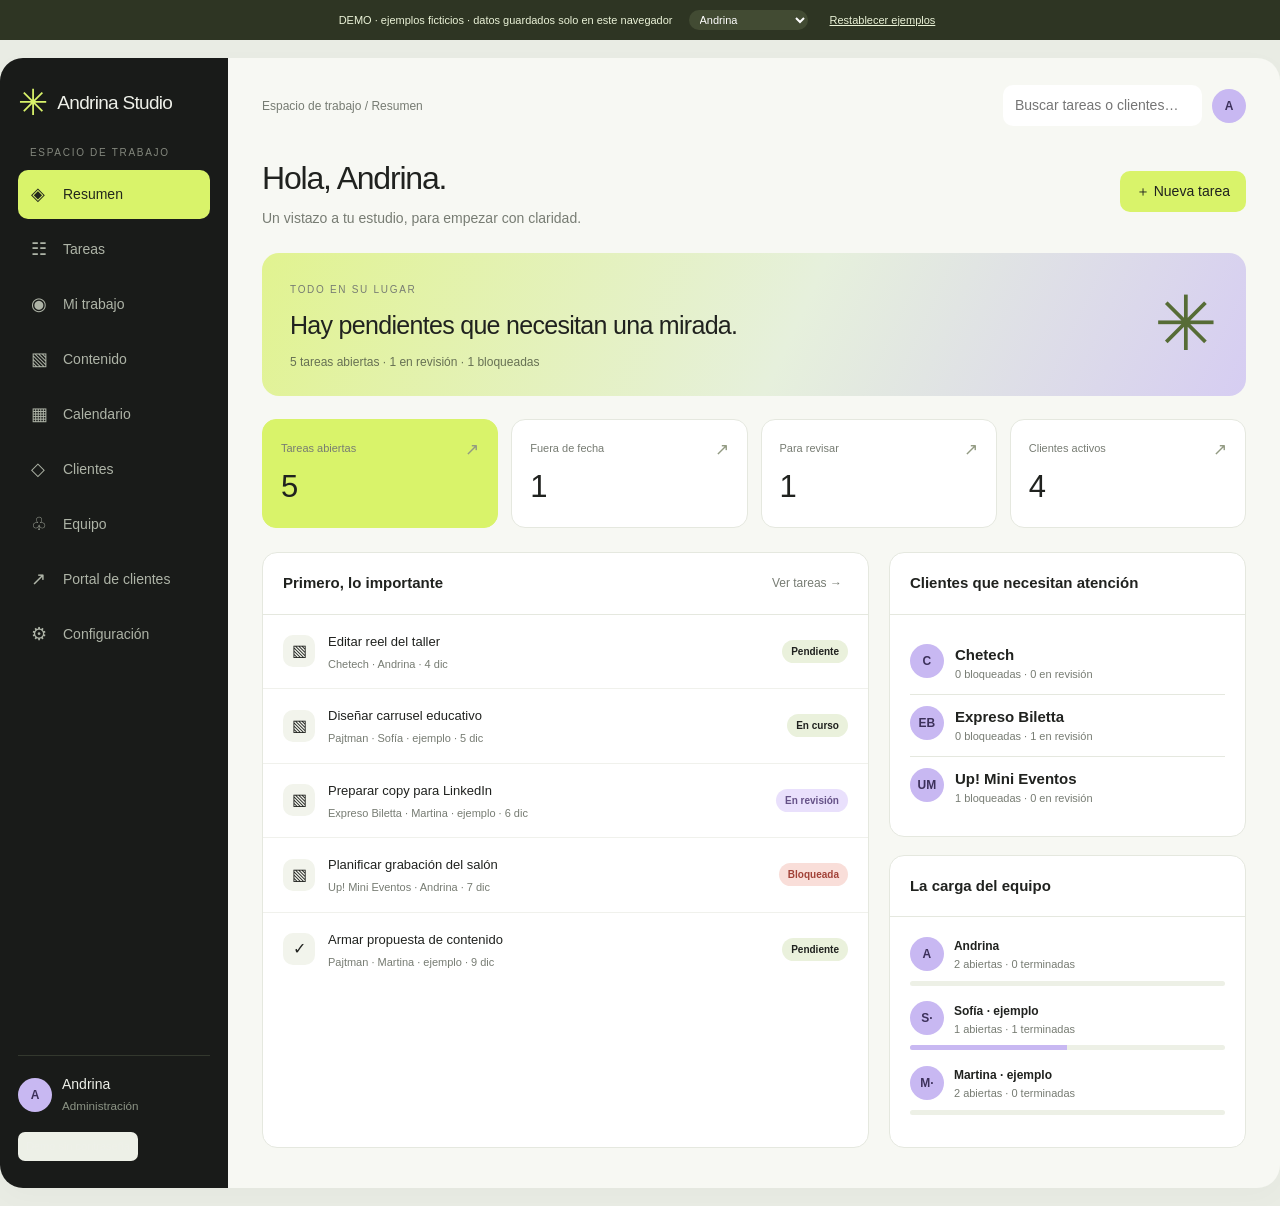
<file: Demo-CRM-Andrina.html>
<!doctype html><html lang="es-AR"><head><meta charset="utf-8"><meta name="viewport" content="width=device-width,initial-scale=1"><meta name="color-scheme" content="light"><title>Andrina · Operaciones</title><link rel="icon" href="data:image/svg+xml,%3Csvg xmlns='http://www.w3.org/2000/svg' viewBox='0 0 40 40'%3E%3Crect width='40' height='40' rx='12' fill='%23191a19'/%3E%3Ctext x='20' y='30' font-size='32' text-anchor='middle' fill='%23d9f36a'%3E✳%3C/text%3E%3C/svg%3E"><style>:root{--lime:#d9f36a;--lav:#c8b8f2;--ink:#20221f;--muted:#777c73;--paper:#f7f8f3;--line:#e5e8df;--font:'DM Sans',sans-serif}*{box-sizing:border-box}body{margin:0;background:#e9ece4;color:var(--ink);font:14px var(--font);line-height:1.5}button,input,textarea,select{font:inherit}button,a,input,select,textarea{outline-offset:4px}button{cursor:pointer;border:0;background:none;color:inherit}a{color:inherit}button:disabled{cursor:not-allowed;opacity:.5}input,textarea,select{border:1px solid var(--line);border-radius:10px;padding:10px 12px;width:100%;background:white;color:var(--ink)}textarea{resize:vertical;min-height:95px}label{display:block;font-size:12px;font-weight:600;margin:14px 0 6px}h1,h2,h3,p{margin:0}h1{font-size:32px;font-weight:500;letter-spacing:-1.2px}h2{font-size:20px;font-weight:500}h3{font-size:15px;font-weight:600}.shell{display:grid;grid-template-columns:228px minmax(0,1fr);max-width:1720px;margin:18px auto;min-height:calc(100vh - 36px);border-radius:23px;overflow:hidden;background:var(--paper);box-shadow:0 8px 30px #00000006}.sidebar{background:#191b19;color:#eef0e9;padding:27px 18px;display:flex;flex-direction:column;gap:24px}.brand{display:flex;align-items:center;gap:10px;font-size:19px;letter-spacing:-.7px}.symbol{color:var(--lime);font-size:36px;line-height:1}.eyebrow{font-size:10px;letter-spacing:1.7px;text-transform:uppercase;color:var(--muted)}.sidebar .eyebrow{color:#83877d;margin:0 12px 10px}.nav{display:grid;gap:6px}.nav button{text-align:left;padding:11px 13px;border-radius:10px;color:#aeb4a7;display:flex;align-items:center;gap:10px}.nav button.active{background:var(--lime);color:#23281c}.nav button:hover:not(.active){background:#292d27;color:white}.nav .ico{width:22px;font-size:18px}.side-bottom{margin-top:auto;border-top:1px solid #33382e;padding-top:18px}.person{display:flex;gap:10px;align-items:center}.avatar{height:34px;width:34px;background:var(--lav);border-radius:50%;display:inline-flex;align-items:center;justify-content:center;flex-shrink:0;font-weight:600;color:#3d315b;font-size:12px;overflow:hidden}.avatar img{width:100%;height:100%;object-fit:cover}.person small{color:#8c9485}.main{padding:27px 34px 40px;min-width:0}.topbar{display:flex;justify-content:space-between;align-items:center;margin-bottom:28px;gap:14px}.breadcrumb{font-size:12px;color:var(--muted)}.toolbar{display:flex;align-items:center;gap:10px}.search{max-width:265px;background:#fff;border:0}.btn{display:inline-flex;justify-content:center;align-items:center;gap:7px;background:var(--ink);color:white;border-radius:10px;padding:10px 16px;white-space:nowrap}.btn.lime{background:var(--lime);color:var(--ink)}.btn.soft{background:white;color:var(--ink);border:1px solid var(--line)}.btn.danger{background:#fbe7e2;color:#a84132}.welcome{display:flex;justify-content:space-between;align-items:center;margin-bottom:24px;gap:20px}.welcome p{color:var(--muted);margin-top:6px}.badge{display:inline-flex;align-items:center;padding:4px 9px;border-radius:20px;font-size:10px;font-weight:600;background:#eaf1dc;white-space:nowrap}.badge.purple{background:#e9e0fc;color:#655187}.badge.orange{background:#fff0d8;color:#a8732d}.badge.red{background:#f9ded9;color:#a24238}.badge.gray{background:#ebede7;color:#79806f}.hero{background:linear-gradient(115deg,#e1f390,#e6f0dc 54%,#d6cdf2);border-radius:17px;padding:25px 28px;display:flex;justify-content:space-between;align-items:center;gap:20px;margin-bottom:23px;min-height:140px}.hero h2{font-size:25px;letter-spacing:-.7px;margin:8px 0}.hero p{font-size:12px;color:#677154}.hero-mark{font-size:76px;color:#566c36;line-height:1}.stats{display:grid;grid-template-columns:repeat(4,1fr);gap:13px;margin-bottom:24px}.stat{background:white;border:1px solid var(--line);border-radius:14px;padding:17px 18px;text-align:left}.stat small{color:var(--muted);font-size:11px}.stat strong{display:block;font-size:31px;font-weight:500;margin-top:6px}.stat em{float:right;font-style:normal;font-size:17px;color:#929a82}.stat:first-child{background:var(--lime);border-color:var(--lime)}.dashboard-grid{display:grid;grid-template-columns:minmax(0,1.7fr) minmax(260px,1fr);gap:20px}.panel{background:white;border:1px solid var(--line);border-radius:15px;overflow:hidden}.panel-head{display:flex;justify-content:space-between;align-items:center;padding:19px 20px;border-bottom:1px solid var(--line);gap:10px}.panel-body{padding:18px 20px}.task-row{display:flex;align-items:center;padding:16px 20px;border-bottom:1px solid #f0f1ec;gap:13px;width:100%;text-align:left}.task-row:hover{background:#fbfcf6}.task-row:last-child{border-bottom:0}.task-row .info{flex:1;min-width:0}.task-row strong{font-size:13px;font-weight:500}.task-row small{display:block;color:var(--muted);font-size:11px;margin-top:4px}.square{width:32px;height:32px;border-radius:10px;background:#f2f4ec;display:grid;place-items:center;font-size:16px;flex-shrink:0}.side-stack{display:grid;gap:18px;align-content:start}.attention{display:flex;gap:11px;padding:11px 0;border-bottom:1px solid var(--line)}.attention:last-child{border:0}.attention p{font-size:11px;color:var(--muted)}.progress{height:5px;border-radius:3px;background:#edf0e6;overflow:hidden;margin:8px 0}.progress span{height:100%;display:block;background:var(--lav)}.filters{display:flex;gap:9px;align-items:center;margin:0 0 20px;flex-wrap:wrap}.filters select{width:auto;min-width:150px}.toggle{display:flex;border:1px solid var(--line);background:white;padding:4px;border-radius:10px}.toggle button{padding:5px 12px;border-radius:7px;font-size:12px}.toggle button.active{background:var(--lime)}.board{display:grid;grid-template-columns:repeat(5,minmax(210px,1fr));gap:13px;overflow-x:auto;padding-bottom:10px}.column{background:#edf0e8;border-radius:13px;padding:12px;min-height:400px}.column-head{display:flex;justify-content:space-between;font-size:11px;font-weight:600;padding:5px 3px 14px}.card{display:block;text-align:left;width:100%;background:white;border:1px solid #e3e7da;border-radius:12px;padding:15px;margin-bottom:10px}.card:hover{border-color:#a0ab80;transform:translateY(-1px)}.card .client{font-size:10px;color:var(--muted);margin:9px 0 4px}.card h3{font-size:13px;font-weight:500;margin-bottom:15px}.card-footer{display:flex;align-items:center;justify-content:space-between;gap:7px;font-size:10px;color:var(--muted)}.card .avatar{height:24px;width:24px;font-size:9px}.cards{display:grid;grid-template-columns:repeat(3,1fr);gap:18px}.client-card{padding:22px;display:flex;flex-direction:column;gap:13px;text-align:left}.client-card .avatar{width:46px;height:46px;font-size:17px}.client-card p{font-size:12px;color:var(--muted)}.empty{padding:35px;text-align:center;color:var(--muted);font-size:13px}.table-wrap{overflow:auto}table{border-collapse:collapse;width:100%;font-size:12px}th{text-align:left;color:var(--muted);font-weight:500;background:#fafbf7}td,th{padding:15px 18px;border-bottom:1px solid var(--line);white-space:nowrap}tbody tr{cursor:pointer}tbody tr:hover{background:#f9fbf3}.cal-top{display:flex;justify-content:space-between;align-items:center;margin-bottom:18px}.calendar{display:grid;grid-template-columns:repeat(7,minmax(0,1fr));gap:1px;background:var(--line);border:1px solid var(--line);border-radius:13px;overflow:hidden}.day-label{background:white;text-align:center;padding:12px;font-size:11px;color:var(--muted)}.day{min-height:130px;padding:10px;background:#fff;min-width:0}.day.out{background:#f2f4ed}.day.today .date-num{background:var(--lime);border-radius:50%;padding:5px 8px}.date-num{font-size:11px;display:inline-block;margin-bottom:7px}.cal-task{padding:7px;border-radius:7px;margin:5px 0;width:100%;text-align:left;font-size:10px;background:#eae2fa;overflow:hidden;text-overflow:ellipsis}.cal-task.task{background:#eaf1d1}.cal-task small{display:block;color:#777b70}.demo-bar{background:#2e3523;color:#eaf2d7;padding:10px 18px;display:flex;justify-content:center;align-items:center;gap:16px;font-size:11px;flex-wrap:wrap}.demo-bar select{width:auto;padding:3px 7px;background:#424b33;border:0;color:white;font-size:11px}.demo-bar button{text-decoration:underline}.portal-placeholder{background:linear-gradient(130deg,#e9e0fb,#eef3de);padding:55px;border-radius:18px;max-width:750px;margin:30px auto}.portal-placeholder h2{font-size:30px;margin:15px 0}.portal-placeholder p{max-width:530px;color:#6e7566;line-height:1.8}.settings{max-width:760px}.form-grid{display:grid;grid-template-columns:1fr 1fr;gap:0 18px}.full{grid-column:1/-1}.actions{display:flex;gap:9px;align-items:center;justify-content:flex-end;margin-top:23px;flex-wrap:wrap}.muted{color:var(--muted);font-size:12px}.danger-text{color:#a24238}.member{padding:20px;display:flex;gap:12px;align-items:center}.member .info{flex:1}.load{font-size:11px;color:var(--muted)}dialog{border:1px solid var(--line);border-radius:18px;padding:0;width:min(840px,94vw);max-height:90vh;box-shadow:0 20px 100px #0004;color:var(--ink);background:var(--paper)}dialog::backdrop{background:#141b1680;backdrop-filter:blur(4px)}.modal-head{padding:22px 26px;background:white;border-bottom:1px solid var(--line);display:flex;justify-content:space-between;align-items:center;position:sticky;top:0;z-index:1}.modal-body{padding:5px 26px 26px}.close{font-size:24px;border-radius:8px}.modal-tabs{display:flex;gap:20px;border-bottom:1px solid var(--line);margin:15px 0}.modal-tabs button{padding:9px 0;font-size:12px}.modal-tabs button.active{border-bottom:2px solid var(--ink)}.comment{padding:12px;border-radius:9px;background:white;border:1px solid var(--line);margin:10px 0;font-size:12px}.comment p{white-space:pre-wrap;margin-top:6px;overflow-wrap:anywhere}.comment small{font-size:10px;color:var(--muted)}#toast{position:fixed;bottom:25px;left:50%;transform:translateX(-50%);background:#242a20;color:white;border-radius:12px;padding:13px 22px;display:none;z-index:30;max-width:90vw;box-shadow:0 8px 35px #0003}.login{min-height:100vh;display:grid;grid-template-columns:1fr 1fr}.login-art{background:#191b19;color:white;padding:9vw 7vw;display:flex;flex-direction:column;justify-content:space-between}.login-art h1{font-size:54px;line-height:1.1;max-width:500px;margin:40px 0}.login-art p{color:#a3ae94}.login-form{padding:10vw 6vw;align-self:center;max-width:550px}.login-form h2{font-size:29px;margin-bottom:12px}.login-form .btn{width:100%;margin-top:22px}.notice{background:#f0ecd9;padding:13px;border-radius:10px;font-size:12px;margin-top:20px}.err{color:#a24238;font-size:12px;margin:12px 0}.list-link{display:block;color:#665782;padding:6px 0;overflow-wrap:anywhere}.prewrap{white-space:pre-wrap;overflow-wrap:anywhere}.mini-btn{font-size:11px;padding:6px 8px;border-radius:7px;background:#edf0e7}.kbd{font-size:10px;border:1px solid var(--line);border-radius:4px;padding:1px 4px;color:var(--muted)}@media(min-width:1600px){.main{padding:30px 45px}}@media(max-width:1100px){.shell{grid-template-columns:190px 1fr;margin:0;min-height:100vh;border-radius:0}.main{padding:22px}.cards{grid-template-columns:repeat(2,1fr)}.dashboard-grid{grid-template-columns:1fr}.side-stack{grid-template-columns:1fr 1fr}.stats{gap:8px}.day{min-height:110px;padding:6px}}@media(max-width:720px){.shell{display:block}.sidebar{padding:14px;gap:14px}.sidebar .brand{font-size:17px}.sidebar .symbol{font-size:26px}.sidebar .eyebrow,.side-bottom{display:none}.nav{display:flex;overflow:auto;gap:5px}.nav button{padding:8px;white-space:nowrap;font-size:11px}.nav .ico{font-size:15px;width:auto}.main{padding:18px 14px}.topbar{margin-bottom:20px}.breadcrumb{display:none}.toolbar{width:100%}.search{max-width:none;flex:1;min-width:0}.welcome{align-items:flex-start}h1{font-size:27px}.welcome .btn{padding:9px 12px;font-size:11px}.stats{grid-template-columns:repeat(2,1fr)}.hero{padding:20px}.hero h2{font-size:21px}.hero-mark{font-size:50px}.cards,.side-stack{grid-template-columns:1fr}.calendar{overflow:auto;grid-template-columns:repeat(7,minmax(100px,1fr))}.cal-outer{overflow:auto}.calendar{width:700px}.form-grid{grid-template-columns:1fr}.full{grid-column:auto}.login{display:block}.login-art{padding:28px}.login-art h1{font-size:30px;margin:20px 0}.login-form{padding:30px;margin:auto}.modal-body{padding:5px 18px 20px}.modal-head{padding:18px}.filters select{min-width:120px;flex:1}.portal-placeholder{padding:28px}.stat strong{font-size:27px}}
</style></head><body><div id="app"></div><dialog id="modal"></dialog><div id="toast" role="status" aria-live="polite"></div><script>window.CRM_DEMO=true;</script><script>'use strict';
const DEMO=window.CRM_DEMO===true,STORE='andrina-crm-demo-v1';
const STATUS=['Pendiente','En curso','En revisión','Bloqueada','Completada'],STAGES=['Idea','Guion','Producción','Diseño / Edición','Revisión interna','Cliente','Correcciones','Aprobado','Programado','Publicado'];
let state=null,view='dashboard',query='',clientFilter='',ownerFilter='',statusFilter='',display='board',focusId=null,detailTab='ficha',cal=new Date(),poll=null;
const $=s=>document.querySelector(s),esc=s=>String(s??'').replace(/[&<>"']/g,c=>({'&':'&amp;','<':'&lt;','>':'&gt;','"':'&quot;',"'":'&#39;'}[c]));
const id=()=>crypto.randomUUID(),today=()=>localDate(new Date());
function localDate(d){return `${d.getFullYear()}-${String(d.getMonth()+1).padStart(2,'0')}-${String(d.getDate()).padStart(2,'0')}`}
function dayOffset(n){let d=new Date();d.setDate(d.getDate()+n);return localDate(d)}
function pretty(d){return d?new Date(d+'T12:00:00').toLocaleDateString('es-AR',{day:'numeric',month:'short'}):'Sin fecha'}
function stamp(d){return new Date(d).toLocaleString('es-AR',{day:'numeric',month:'short',hour:'2-digit',minute:'2-digit'})}
function initials(n){return String(n||'?').split(' ').map(s=>s[0]).slice(0,2).join('').toUpperCase()}
function avatar(n,url=''){return `<span class="avatar">${url?`<img src="${esc(url)}" alt="${esc(n)}">`:esc(initials(n))}</span>`}
function client(id){return state.clients.find(c=>c.id===id)||{name:'Cliente'}}
function owner(id){return state.users.find(u=>u.id===id)||{name:'Responsable'}}
const done=t=>t.status==='Completada',admin=()=>state.user.role==='admin';
function badge(v){return `<span class="badge ${['Crítico','Bloqueada'].includes(v)?'red':['Prioritario','Correcciones'].includes(v)?'orange':['En revisión','Cliente','Contenido'].includes(v)?'purple':['Planificable','Completada'].includes(v)?'gray':''}">${esc(v)}</span>`}
function opts(list,selected){return list.map(v=>`<option value="${esc(v)}" ${v===selected?'selected':''}>${esc(v)}</option>`).join('')}
function entityOpts(list,selected){return list.map(v=>`<option value="${esc(v.id)}" ${v.id===selected?'selected':''}>${esc(v.name)}</option>`).join('')}
function notify(text){$('#toast').textContent=text;$('#toast').style.display='block';clearTimeout(notify.timer);notify.timer=setTimeout(()=>$('#toast').style.display='none',5500)}
function seed(){
 const users=[{id:'a',name:'Andrina',email:'andri@ejemplo.com',role:'admin',active:1},{id:'b',name:'Sofía · ejemplo',email:'sofi@ejemplo.com',role:'team',active:1},{id:'c',name:'Martina · ejemplo',email:'marti@ejemplo.com',role:'team',active:1}];
 const clients=[{id:'che',name:'Chetech',plan:'Ejemplo · Gestión de redes',memory:'Ejemplo editable. Diagnóstico sin cargo. Retiro a domicilio en Río Tercero.',contact:'',startDate:today(),notes:''},{id:'paj',name:'Pajtman',plan:'Ejemplo · Contenido mensual',memory:'Ejemplo editable. Mantener tono claro y cercano. Revisión profesional antes de publicar.',contact:'',startDate:today(),notes:''},{id:'bil',name:'Expreso Biletta',plan:'Ejemplo · Redes y contenido',memory:'Ejemplo editable. Kilómetros de confianza. Cercanía, equipo y logística.',contact:'',startDate:today(),notes:''},{id:'up',name:'Up! Mini Eventos',plan:'Ejemplo · Gestión de redes',memory:'Ejemplo editable. Espacio para eventos infantiles, zona Montessori y cocina propia.',contact:'',startDate:today(),notes:''}];
 const titles=['Editar reel del taller','Diseñar carrusel educativo','Preparar copy para LinkedIn','Planificar grabación del salón','Revisar guion de servicio técnico','Armar propuesta de contenido'];
 const tasks=titles.map((title,i)=>({id:'t'+i,title,clientId:clients[i%4].id,assigneeId:users[i%3].id,kind:i===5?'Tarea':'Contenido',status:STATUS[i%5],stage:['Diseño / Edición','Guion','Revisión interna','Producción','Aprobado','Idea'][i],priority:i===0?'Prioritario':'Planificable',priorityReason:i===0?'Ejemplo: fecha de campaña acordada.':'',due:dayOffset(i-1),publishDate:dayOffset(i+2),description:'Dato de demostración. Reemplazá este brief por el trabajo real.',script:'',copy:'',format:i%2?'Carrusel':'Reel',platform:'Instagram',blocker:i===3?'Ejemplo: faltan imágenes del cliente.':'',links:[],rounds:0,roundLimit:2,version:1}));
 return {user:users[0],users,clients,tasks,comments:[],activity:[],settings:{name:'Andrina Studio',accent:'#d9f36a',secondary:'#c8b8f2',avatar:''},csrf:'demo'};
}
let fullDemo;
function demoState(){const s=structuredClone(fullDemo),u=s.users.find(x=>x.id===fullDemo.currentUser)||s.users[0];s.user=u;if(u.role!=='admin'){s.tasks=s.tasks.filter(t=>t.assigneeId===u.id);s.clients=s.clients.filter(c=>s.tasks.some(t=>t.clientId===c.id));s.clients=s.clients.map(c=>({id:c.id,name:c.name,plan:c.plan,memory:c.memory}));s.users=s.users.filter(x=>x.id===u.id);s.comments=s.comments.filter(c=>s.tasks.some(t=>t.id===c.task_id));s.activity=s.activity.filter(c=>s.tasks.some(t=>t.id===c.task_id))}return s}
function saveDemo(){try{localStorage.setItem(STORE,JSON.stringify(fullDemo))}catch{notify('Este navegador no permite guardar la demo. Los cambios durarán solo esta sesión.')}state=demoState()}
async function api(path,method='GET',body){
 if(DEMO){
  if(path==='/api/state')return demoState();
  if(path==='/api/export')return fullDemo;
  const parts=path.split('/'),key=parts[2],itemid=parts[3];
  if(key==='comments'){fullDemo.comments.push({id:id(),task_id:body.taskId,user_id:state.user.id,text:body.text,created:new Date().toISOString(),author:state.user.name})}
  else if(key==='settings'){fullDemo.settings=body}
  else if(key==='users'){if(method==='POST')fullDemo.users.push({id:id(),name:body.name,email:body.email,role:'team',active:1});else {const clean={...body};delete clean.password;Object.assign(fullDemo.users.find(u=>u.id===itemid),clean);}}
  else if(['tasks','clients'].includes(key)){
   let arr=fullDemo[key];if(method==='DELETE')fullDemo[key]=arr.filter(x=>x.id!==itemid);else if(method==='POST'){let item={...body,id:id(),version:1};arr.push(item);if(key==='tasks')demoLog(item,'Creó la tarea')}
   else {let idx=arr.findIndex(x=>x.id===itemid);if(key==='tasks'&&arr[idx].version!==body.version)throw Error('Otra pestaña modificó la tarea. Recargá.');arr[idx]={...body,id:itemid,version:(arr[idx].version||0)+1};if(key==='tasks')demoLog(arr[idx],'Actualizó la tarea')}
  }
  saveDemo();return {ok:true};
 }
 let r=await fetch(path,{method,credentials:'same-origin',headers:method==='GET'?{}:{'Content-Type':'application/json','X-CSRF-Token':state?.csrf||''},body:body?JSON.stringify(body):undefined});
 const d=await r.json();if(!r.ok){if(r.status===401&&path!=='/api/login'){clearInterval(poll);state=null;login()}throw Error(d.error||'No pudimos completar la acción.')}return d;
}
function demoLog(t,text){fullDemo.activity.unshift({id:id(),task_id:t.id,author:state.user.name,text,created:new Date().toISOString()})}
async function refresh(render=true){state=await api('/api/state');if(render)draw()}
function login(){
 $('#app').innerHTML=`<div class="login"><div class="login-art"><div class="brand"><span class="symbol">✳</span> Andrina Studio</div><div><span class="eyebrow">Tu espacio de operaciones</span><h1>Más claridad.<br>Más espacio<br>para crear.</h1><p>Clientes, contenido y equipo.<br>Todo en el mismo lugar.</p></div><small>Un estudio organizado empieza acá.</small></div><div class="login-form"><h2>Qué bueno verte.</h2><p class="muted">Ingresá con tu cuenta del equipo.</p><form id="login-form"><label>Email</label><input name="email" type="email" autocomplete="username" required><label>Contraseña</label><input name="password" type="password" autocomplete="current-password" required><p class="err" id="login-error" role="alert"></p><button class="btn lime">Entrar a operaciones →</button></form><p class="notice">El acceso de clientes se habilitará en una próxima etapa.</p></div></div>`;
 $('#login-form').onsubmit=async e=>{e.preventDefault();const btn=e.target.querySelector('button');btn.disabled=true;try{await api('/api/login','POST',Object.fromEntries(new FormData(e.target)));await refresh();startPoll()}catch(err){$('#login-error').textContent=err.message}finally{btn.disabled=false}};
}
const navItems=[['dashboard','◈','Resumen'],['tasks','☷','Tareas'],['mine','◉','Mi trabajo'],['content','▧','Contenido'],['calendar','▦','Calendario'],['clients','◇','Clientes'],['team','♧','Equipo'],['portal','↗','Portal de clientes'],['settings','⚙','Configuración']];
function draw(){
 document.documentElement.style.setProperty('--lime',state.settings.accent);document.documentElement.style.setProperty('--lav',state.settings.secondary);
 const nav=navItems.filter(([k])=>admin()||!['team','settings'].includes(k));
 $('#app').innerHTML=`${DEMO?`<div class="demo-bar"><span>DEMO · ejemplos ficticios · datos guardados solo en este navegador</span><select id="demo-user" aria-label="Probar como">${entityOpts(fullDemo.users.filter(u=>u.active),state.user.id)}</select><button data-action="reset-demo">Restablecer ejemplos</button></div>`:''}<div class="shell"><aside class="sidebar"><div class="brand"><span class="symbol">✳</span>${esc(state.settings.name)}</div><div><div class="eyebrow">Espacio de trabajo</div><nav class="nav">${nav.map(([k,ico,name])=>`<button data-view="${k}" class="${view===k?'active':''}"><span class="ico" aria-hidden="true">${ico}</span>${name}</button>`).join('')}</nav></div><div class="side-bottom"><div class="person">${avatar(state.user.name,admin()?state.settings.avatar:'')}<div>${esc(state.user.name)}<br><small>${admin()?'Administración':'Equipo creativo'}</small></div></div><button class="mini-btn" data-action="logout" style="margin-top:16px">${DEMO?'Demo sin contraseña':'Cerrar sesión'}</button></div></aside><main class="main"><header class="topbar"><span class="breadcrumb">Espacio de trabajo / ${navItems.find(x=>x[0]===view)?.[2]||'Resumen'}</span><div class="toolbar"><input class="search" id="search" placeholder="Buscar tareas o clientes…" aria-label="Buscar" value="${esc(query)}">${avatar(state.user.name,admin()?state.settings.avatar:'')}</div></header><section id="surface">${surface()}</section></main></div>`;
 $('#search').addEventListener('input',e=>{query=e.target.value;$('#surface').innerHTML=surface()});if(DEMO)$('#demo-user').onchange=async e=>{fullDemo.currentUser=e.target.value;saveDemo();view='dashboard';resetFilters();draw()};
}
function resetFilters(){query='';clientFilter='';ownerFilter='';statusFilter=''}
function head(title,sub,button=''){return `<div class="welcome"><div><h1>${title}</h1><p>${sub}</p></div>${button}</div>`}
function newTaskBtn(){return admin()?'<button class="btn lime" data-action="new-task">＋ Nueva tarea</button>':''}
function filtered(){return state.tasks.filter(t=>(!query||[t.title,t.description,client(t.clientId).name].join(' ').toLowerCase().includes(query.toLowerCase()))&&(!clientFilter||t.clientId===clientFilter)&&(!ownerFilter||t.assigneeId===ownerFilter)&&(!statusFilter||(statusFilter==='__late'?(!done(t)&&t.due&&t.due<today()):t.status===statusFilter))&&(view!=='mine'||t.assigneeId===state.user.id)&&(view!=='content'||t.kind==='Contenido'))}
function row(t){return `<button class="task-row" data-task="${esc(t.id)}"><span class="square">${t.kind==='Contenido'?'▧':'✓'}</span><span class="info"><strong>${esc(t.title)}</strong><small>${esc(client(t.clientId).name)} · ${esc(owner(t.assigneeId).name)} · ${pretty(t.due)}</small></span>${badge(t.status)}</button>`}
function dashboard(){
 const open=state.tasks.filter(t=>!done(t)),late=open.filter(t=>t.due&&t.due<today()),review=open.filter(t=>t.status==='En revisión'),block=open.filter(t=>t.status==='Bloqueada');
 const agenda=[...open].sort((a,b)=>(a.due||'9999').localeCompare(b.due||'9999')).slice(0,5);
 return head(`Hola, ${esc(state.user.name.split(' ')[0])}.`,'Un vistazo a tu estudio, para empezar con claridad.',newTaskBtn())+`<div class="hero"><div><span class="eyebrow">Todo en su lugar</span><h2>${late.length?'Hay pendientes que necesitan una mirada.':open.length?'Tu equipo tiene una hoja de ruta.':'Hagamos espacio para lo que viene.'}</h2><p>${open.length} tareas abiertas · ${review.length} en revisión · ${block.length} bloqueadas</p></div><span class="hero-mark" aria-hidden="true">✳</span></div><div class="stats">${[[open.length,'Tareas abiertas','tasks'],[late.length,'Fuera de fecha','late'],[review.length,'Para revisar','review'],[state.clients.length,'Clientes activos','clients']].map(([n,label,key])=>`<button class="stat" data-stat="${key}"><small>${label}<em>↗</em></small><strong>${n}</strong></button>`).join('')}</div><div class="dashboard-grid"><div class="panel"><div class="panel-head"><h3>Primero, lo importante</h3><button class="muted" data-view="tasks">Ver tareas →</button></div>${agenda.map(row).join('')||'<div class="empty">Todavía no hay tareas. Creá tu primer cliente y asigná trabajo al equipo.</div>'}</div><div class="side-stack"><div class="panel"><div class="panel-head"><h3>Clientes que necesitan atención</h3></div><div class="panel-body">${state.clients.filter(c=>state.tasks.some(t=>t.clientId===c.id&&!done(t)&&(t.status==='Bloqueada'||t.status==='En revisión'||(t.due&&t.due<today())))).map(c=>`<button class="attention" data-client="${c.id}" style="width:100%;text-align:left">${avatar(c.name)}<div><h3>${esc(c.name)}</h3><p>${state.tasks.filter(t=>t.clientId===c.id&&t.status==='Bloqueada').length} bloqueadas · ${state.tasks.filter(t=>t.clientId===c.id&&t.status==='En revisión').length} en revisión</p></div></button>`).join('')||'<p class="muted">Sin alertas por el momento.</p>'}</div></div><div class="panel"><div class="panel-head"><h3>La carga del equipo</h3></div><div class="panel-body">${state.users.filter(u=>u.active).map(u=>{const ts=state.tasks.filter(t=>t.assigneeId===u.id),complete=ts.filter(done).length;return `<div style="margin-bottom:14px"><div class="person">${avatar(u.name)}<div><strong style="font-size:12px">${esc(u.name)}</strong><div class="load">${ts.length-complete} abiertas · ${complete} terminadas</div></div></div><div class="progress"><span style="width:${ts.length?complete/ts.length*100:0}%"></span></div></div>`}).join('')}</div></div></div></div>`;
}
function filters(){return `<div class="filters"><select id="client-filter" aria-label="Cliente"><option value="">Todos los clientes</option>${entityOpts(state.clients,clientFilter)}</select>${admin()?`<select id="owner-filter" aria-label="Responsable"><option value="">Todo el equipo</option>${entityOpts(state.users,ownerFilter)}</select>`:''}<select id="status-filter" aria-label="Estado"><option value="">Todos los estados</option><option value="__late" ${statusFilter==='__late'?'selected':''}>Fuera de fecha</option>${opts(STATUS,statusFilter)}</select><div class="toggle"><button data-display="board" class="${display==='board'?'active':''}">Tablero</button><button data-display="list" class="${display==='list'?'active':''}">Lista</button></div><button class="muted" data-action="clear-filters">Limpiar</button></div>`}
function taskCard(t){return `<button class="card" data-task="${t.id}">${badge(t.priority)}<p class="client">${esc(client(t.clientId).name)} · ${esc(t.kind)}</p><h3>${esc(t.title)}</h3>${t.kind==='Contenido'?`<p class="muted" style="font-size:10px;margin-bottom:12px">${esc(t.stage)}</p>`:''}<div class="card-footer"><span class="${t.due&&t.due<today()&&!done(t)?'danger-text':''}">${pretty(t.due)}</span>${avatar(owner(t.assigneeId).name)}</div></button>`}
function tasks(){let ts=filtered();return head(view==='content'?'Contenido':view==='mine'?'Mi trabajo':'Un equipo, una hoja de ruta.',view==='content'?'Desde la idea hasta la publicación.':'Asigná, avanzá y registrá cada paso.',newTaskBtn())+filters()+(display==='board'?`<div class="board">${STATUS.map(s=>`<div class="column"><div class="column-head"><span>${s}</span><span>${ts.filter(t=>t.status===s).length}</span></div>${ts.filter(t=>t.status===s).map(taskCard).join('')||'<p class="muted" style="text-align:center;font-size:11px;padding:15px">Sin tareas</p>'}</div>`).join('')}</div>`:`<div class="panel table-wrap"><table><thead><tr><th>Tarea</th><th>Cliente</th><th>Responsable</th><th>Entrega</th><th>Estado</th><th>Prioridad</th></tr></thead><tbody>${ts.map(t=>`<tr tabindex="0" data-task="${t.id}"><td>${esc(t.title)}</td><td>${esc(client(t.clientId).name)}</td><td>${esc(owner(t.assigneeId).name)}</td><td>${pretty(t.due)}</td><td>${badge(t.status)}</td><td>${badge(t.priority)}</td></tr>`).join('')}</tbody></table>${!ts.length?'<div class="empty">No hay tareas con estos filtros.</div>':''}</div>`)}
function calendar(){let year=cal.getFullYear(),month=cal.getMonth(),first=new Date(year,month,1),start=new Date(year,month,1-(first.getDay()+6)%7),days=[];for(let i=0;i<42;i++){let d=new Date(start);d.setDate(start.getDate()+i);let date=localDate(d),ts=filtered().filter(t=>(t.kind==='Contenido'&&t.publishDate?t.publishDate:t.due)===date);days.push(`<div class="day ${d.getMonth()!==month?'out':''} ${date===today()?'today':''}"><span class="date-num">${d.getDate()}</span>${ts.map(t=>`<button class="cal-task ${t.kind==='Tarea'?'task':''}" data-task="${t.id}" title="${esc(t.title)}">${esc(t.title)}<small>${esc(client(t.clientId).name)} · ${esc(t.kind==='Contenido'&&t.publishDate?'Publicación':'Entrega')}</small></button>`).join('')}</div>`)}return head('Tu calendario.','Contenido por fecha de publicación; tareas por fecha de entrega.',newTaskBtn())+`<div class="cal-top"><h2>${esc(cal.toLocaleDateString('es-AR',{month:'long',year:'numeric'}))}</h2><div class="toolbar"><button class="btn soft" data-cal="-1" aria-label="Mes anterior">←</button><button class="btn soft" data-cal="0">Hoy</button><button class="btn soft" data-cal="1" aria-label="Mes siguiente">→</button></div></div><div class="cal-outer"><div class="calendar">${['Lun','Mar','Mié','Jue','Vie','Sáb','Dom'].map(s=>`<div class="day-label">${s}</div>`).join('')}${days.join('')}</div></div>`}
function clients(){const cs=state.clients.filter(c=>c.name.toLowerCase().includes(query.toLowerCase()));return head('Tus clientes.','La información de cada marca, siempre a mano.',admin()?'<button class="btn lime" data-action="new-client">＋ Nuevo cliente</button>':'')+`<div class="cards">${cs.map(c=>{let ts=state.tasks.filter(t=>t.clientId===c.id);return `<button class="panel client-card" data-client="${c.id}">${avatar(c.name)}<h2>${esc(c.name)}</h2><p>${esc(c.plan||'Sin plan registrado')}</p><div class="progress"><span style="width:${ts.length?ts.filter(done).length/ts.length*100:0}%"></span></div><div class="card-footer"><span>${ts.filter(t=>!done(t)).length} tareas abiertas</span><span>Ver ficha ↗</span></div></button>`}).join('')}</div>${!cs.length?'<div class="empty">Creá el primer cliente para comenzar.</div>':''}`}
function team(){return head('El equipo.','Cada persona con su cuenta y sus tareas.', '<button class="btn lime" data-action="new-user">＋ Agregar integrante</button>')+`<div class="panel">${state.users.map(u=>`<div class="member">${avatar(u.name)}<div class="info"><h3>${esc(u.name)}</h3><p class="muted">${esc(u.email)} · ${u.role==='admin'?'Administración':'Equipo'} · ${u.active?'Activo':'Sin acceso'}</p></div><span class="badge gray">${state.tasks.filter(t=>t.assigneeId===u.id&&!done(t)).length} abiertas</span><button class="mini-btn" data-password="${u.id}">Cambiar contraseña</button>${u.id!==state.user.id?`<button class="mini-btn" data-user-toggle="${u.id}">${u.active?'Desactivar':'Activar'}</button>`:''}</div>`).join('')}</div>`}
function settings(){return head('Hacelo tuyo.','Ajustes visuales y exportación del trabajo.')+`<div class="panel settings"><div class="panel-body"><form id="settings-form"><label>Nombre del estudio</label><input name="name" required value="${esc(state.settings.name)}"><div class="form-grid"><div><label>Acento principal</label><input name="accent" type="color" value="${state.settings.accent}"></div><div><label>Acento secundario</label><input name="secondary" type="color" value="${state.settings.secondary}"></div></div><label>Foto de perfil · URL HTTPS (opcional)</label><input name="avatar" type="url" placeholder="https://…" value="${esc(state.settings.avatar)}"><p class="muted" style="margin-top:12px">Podés cambiar los colores y reemplazar las iniciales por tu foto.</p><div class="actions"><button class="btn lime">Guardar cambios</button></div></form><hr style="border:0;border-top:1px solid var(--line);margin:24px 0"><h3>Una copia de tu trabajo</h3><p class="muted" style="margin:8px 0 15px">Exporta clientes, tareas, comentarios y actividad. No incluye contraseñas ni sesiones. Para restaurar todo el sistema, respaldá la base de datos del servidor.</p><button class="btn soft" data-action="export">Descargar exportación JSON</button></div></div>`}
function surface(){return view==='dashboard'?dashboard():['tasks','mine','content'].includes(view)?tasks():view==='calendar'?calendar():view==='clients'?clients():view==='team'&&admin()?team():view==='settings'&&admin()?settings():`<div class="portal-placeholder"><span class="badge purple">Segunda etapa</span><h2>Un espacio simple<br>para tus clientes.</h2><p>Chat, solicitudes, revisión de contenido y aprobaciones. Este portal todavía no está habilitado. Primero estamos organizando la operación del estudio.</p><p style="margin-top:20px">La futura cuenta de cada cliente deberá dar acceso únicamente a su información.</p></div>`}
function openModal(title,body){$('#modal').innerHTML=`<header class="modal-head"><h2>${title}</h2><button class="close" data-action="close" aria-label="Cerrar">×</button></header><div class="modal-body">${body}</div>`;if(!$('#modal').open)$('#modal').showModal()}
function close(){ $('#modal').close();focusId=null }
function formField(label,name,value='',type='text',extra=''){return `<div><label>${label}</label><input type="${type}" name="${name}" value="${esc(value)}" ${extra}></div>`}
function textArea(label,name,value=''){return `<div class="full"><label>${label}</label><textarea name="${name}">${esc(value)}</textarea></div>`}
function taskModal(taskid=null){
 const t=state.tasks.find(t=>t.id===taskid)||{title:'',kind:view==='content'?'Contenido':'Tarea',clientId:state.clients[0]?.id,assigneeId:state.users.find(u=>u.active)?.id,priority:'Planificable',status:'Pendiente',stage:'Idea',rounds:0,roundLimit:2,links:[]};
 if(!taskid&&!state.clients.length){notify('Primero creá un cliente.');clientModal();return}
 focusId=taskid;let body='';const lock=!admin()?'disabled':'';
 if(detailTab==='ficha'||!taskid)body=`<form id="task-form"><div class="form-grid">${formField('Título','title',t.title,'text','required maxlength="180"')}<div><label>Tipo</label><select name="kind">${opts(['Tarea','Contenido'],t.kind)}</select></div><div><label>Cliente</label><select name="clientId" ${lock}>${entityOpts(state.clients,t.clientId)}</select></div><div><label>Responsable</label><select name="assigneeId" ${lock}>${entityOpts(state.users.filter(u=>u.active||u.id===t.assigneeId),t.assigneeId)}</select></div><div><label>Estado de la tarea</label><select name="status">${opts(STATUS,t.status)}</select></div><div><label>Prioridad final · define administración</label><select name="priority" ${lock}>${opts(['Planificable','Próximo','Prioritario','Crítico'],t.priority)}</select></div>${formField('Fecha límite','due',t.due,'date',lock)}${formField('Fecha de publicación','publishDate',t.publishDate,'date',lock)}${textArea('Descripción / brief','description',t.description)}<div class="full"><label>Motivo de la prioridad</label><textarea name="priorityReason" ${lock}>${esc(t.priorityReason)}</textarea></div>${textArea('Si está bloqueada, ¿qué falta?','blocker',t.blocker)}<div><label>Etapa del contenido</label><select name="stage">${opts(STAGES,t.stage)}</select></div><div><label>Formato</label><select name="format">${opts(['Reel','Carrusel','Post','Historia','Video','Otro'],t.format||'Reel')}</select></div>${formField('Plataforma','platform',t.platform||'Instagram')}${formField('Rondas utilizadas','rounds',t.rounds,'number',`${lock} min="0" max="100"`)}${formField('Rondas incluidas','roundLimit',t.roundLimit,'number',`${lock} min="0" max="100"`)}${admin()?'<div><label>Excepción de correcciones</label><label style="font-weight:400"><input style="width:auto" type="checkbox" name="overrideRounds"> Aceptar rondas adicionales</label></div>':''}${textArea('Guion','script',t.script)}${textArea('Copy','copy',t.copy)}${textArea('Enlaces a materiales · uno por línea (Drive, video, diseño)','links',t.links.join('\n'))}</div><p class="muted" style="margin-top:15px">Se guardan enlaces, no archivos subidos. ${taskid?'Versión '+t.version:'Nueva tarea'}.</p><div class="actions">${taskid&&admin()?'<button type="button" class="btn danger" data-action="delete-task">Eliminar</button>':''}<button class="btn lime">Guardar tarea</button></div></form>`;
 else if(detailTab==='marca')body=`<h3 style="margin-top:20px">${esc(client(t.clientId).name)} · memoria de marca</h3><p class="prewrap" style="margin:20px 0">${esc(client(t.clientId).memory||'Sin memoria registrada todavía.')}</p><p class="muted">${esc(client(t.clientId).plan)}</p>`;
 else if(detailTab==='comentarios')body=`${state.comments.filter(c=>c.task_id===taskid).map(c=>`<div class="comment"><strong>${esc(c.author)}</strong> <small>${stamp(c.created)}</small><p>${esc(c.text)}</p></div>`).join('')||'<p class="empty">Todo el feedback, en este lugar.</p>'}<form id="comment-form"><label>Comentario interno</label><textarea name="text" required maxlength="4000" placeholder="Dejá una nota al equipo…"></textarea><div class="actions"><button class="btn lime">Agregar comentario</button></div></form>`;
 else body=state.activity.filter(c=>c.task_id===taskid).map(c=>`<div class="comment"><strong>${esc(c.text)}</strong><p>${esc(c.author)} · ${stamp(c.created)}</p></div>`).join('')||'<p class="empty">Sin actividad registrada.</p>';
 openModal(taskid?'Ficha de trabajo':'Nueva tarea',`${taskid?`<div class="modal-tabs">${[['ficha','Ficha'],['marca','Marca'],['comentarios','Comentarios'],['historial','Historial']].map(([key,label])=>`<button data-detail="${key}" class="${detailTab===key?'active':''}">${label}</button>`).join('')}</div>`:''}${body}`);
 if($('#task-form'))$('#task-form').onsubmit=async e=>{
  e.preventDefault();let fd=Object.fromEntries(new FormData(e.target)),d={...t,...fd};d.rounds=Number(d.rounds);d.roundLimit=Number(d.roundLimit);d.links=String(fd.links||'').split('\n').map(s=>s.trim()).filter(Boolean);d.overrideRounds=fd.overrideRounds==='on';
  if(['Prioritario','Crítico'].includes(d.priority)&&!d.priorityReason?.trim()){notify('Indicá el motivo de la prioridad.');return}if(d.status==='Bloqueada'&&!d.blocker?.trim()){notify('Indicá qué falta para continuar.');return}if(d.links.some(l=>!/^https?:\/\/[^\s]+$/i.test(l))){notify('Los enlaces deben empezar con http:// o https://.');return}if(d.rounds>d.roundLimit&&!d.overrideRounds){notify('Se requiere aceptar una excepción para agregar más correcciones.');return}
  await saving(e.target,()=>api('/api/tasks'+(taskid?'/'+taskid:''),taskid?'PATCH':'POST',d),()=>{close();notify('Tarea guardada.');refresh()});
 };
 if($('#comment-form'))$('#comment-form').onsubmit=async e=>{e.preventDefault();await saving(e.target,()=>api('/api/comments','POST',{taskId:taskid,text:new FormData(e.target).get('text')}),async()=>{await refresh(false);taskModal(taskid);notify('Comentario agregado.')})};
}
async function saving(form,fn,success){const b=form.querySelector('button[type="submit"],button:not([type])');if(b)b.disabled=true;try{await fn();await success()}catch(err){notify(err.message)}finally{if(b)b.disabled=false}}
function clientModal(clientid=null){
 const c=state.clients.find(c=>c.id===clientid)||{};
 if(!admin()){openModal(esc(c.name),`<p class="muted" style="margin:20px 0">${esc(c.plan)}</p><h3>Memoria de marca</h3><p class="prewrap" style="margin:18px 0">${esc(c.memory)}</p>${state.tasks.filter(t=>t.clientId===c.id).map(row).join('')}`);return}
 openModal(clientid?esc(c.name):'Nuevo cliente',`<form id="client-form"><div class="form-grid">${formField('Nombre del cliente','name',c.name,'text','required maxlength="120"')}${formField('Contacto','contact',c.contact)}${formField('Plan / servicio','plan',c.plan)}${formField('Inicio','startDate',c.startDate,'date')}${textArea('Memoria de marca · tono, diferenciales, ubicaciones, decisiones','memory',c.memory)}${textArea('Notas internas','notes',c.notes)}</div><div class="actions">${clientid?`<button type="button" class="btn soft" data-client-tasks="${clientid}">Ver tareas</button>`:''}<button class="btn lime">Guardar cliente</button></div></form>`);
 $('#client-form').onsubmit=async e=>{e.preventDefault();await saving(e.target,()=>api('/api/clients'+(clientid?'/'+clientid:''),clientid?'PATCH':'POST',Object.fromEntries(new FormData(e.target))),()=>{close();refresh();notify('Cliente guardado.')})};
}
function userModal(userId=null){const u=state.users.find(u=>u.id===userId);openModal(u?'Cambiar contraseña':'Nuevo integrante',`<form id="user-form">${u?'':formField('Nombre','name','','text','required')+formField('Email','email','','email','required')}${formField('Contraseña · mínimo 12 caracteres','password','','password','required minlength="12" autocomplete="new-password"')}<p class="notice">${DEMO?'La demo no crea accesos reales ni guarda esta contraseña.':'Cada integrante accede con su email. Compartí su contraseña de forma privada.'}</p><div class="actions"><button class="btn lime">${u?'Actualizar acceso':'Crear acceso'}</button></div></form>`);$('#user-form').onsubmit=async e=>{e.preventDefault();await saving(e.target,()=>api('/api/users'+(userId?'/'+userId:''),userId?'PATCH':'POST',Object.fromEntries(new FormData(e.target))),()=>{close();refresh();notify(DEMO?'Ejemplo actualizado.':'Acceso actualizado. Si cambiaste tu contraseña, volvé a ingresar.')})}}
async function runAction(action){
 if(action==='close'){close();return}if(action==='new-task'){detailTab='ficha';taskModal();return}if(action==='new-client'){clientModal();return}if(action==='new-user'){userModal();return}
 if(action==='clear-filters'){resetFilters();draw();return}
 if(action==='logout'){if(DEMO){notify('La demo no tiene sesiones reales.');return}await api('/api/logout','POST',{});state=null;clearInterval(poll);login();return}
 if(action==='reset-demo'){if(confirm('¿Restablecer los ejemplos? Se borrarán los cambios de esta demo.')){fullDemo=seed();saveDemo();draw()}return}
 if(action==='delete-task'){if(confirm('¿Eliminar esta tarea y sus comentarios?')){let t=state.tasks.find(t=>t.id===focusId);await api('/api/tasks/'+t.id,'DELETE',{version:t.version});close();await refresh();notify('Tarea eliminada.')}return}
 if(action==='export'){let d=await api('/api/export');if(DEMO){d=structuredClone(d);delete d.csrf;delete d.user;delete d.currentUser}const url=URL.createObjectURL(new Blob([JSON.stringify(d,null,2)],{type:'application/json'})),a=document.createElement('a');a.href=url;a.download=`andrina-export-${today()}.json`;a.click();URL.revokeObjectURL(url);notify('Exportación descargada.')}
}
document.addEventListener('click',async e=>{
 const b=e.target.closest('button,[data-task]');if(!b)return;
 try{
 if(b.dataset.action){await runAction(b.dataset.action);return}
 if(b.dataset.view){view=b.dataset.view;resetFilters();draw();return}
 if(b.dataset.task){detailTab='ficha';taskModal(b.dataset.task);return}
 if(b.dataset.client){clientModal(b.dataset.client);return}
 if(b.dataset.clientTasks){close();view='tasks';resetFilters();clientFilter=b.dataset.clientTasks;draw();return}
 if(b.dataset.display){display=b.dataset.display;$('#surface').innerHTML=surface();return}
 if(b.dataset.detail){detailTab=b.dataset.detail;taskModal(focusId);return}
 if(b.dataset.cal){cal=Number(b.dataset.cal)===0?new Date():new Date(cal.getFullYear(),cal.getMonth()+Number(b.dataset.cal),1);$('#surface').innerHTML=surface();return}
 if(b.dataset.stat){view=b.dataset.stat==='clients'?'clients':'tasks';resetFilters();statusFilter=b.dataset.stat==='review'?'En revisión':b.dataset.stat==='late'?'__late':'';display=b.dataset.stat==='late'?'list':display;draw();return}
 if(b.dataset.password){userModal(b.dataset.password);return}
 if(b.dataset.userToggle){let u=state.users.find(u=>u.id===b.dataset.userToggle);if(confirm(`${u.active?'Desactivar':'Activar'} el acceso de ${u.name}?`)){await api('/api/users/'+u.id,'PATCH',{active:!u.active});await refresh()}return}
 }catch(err){notify(err.message)}
});
document.addEventListener('keydown',e=>{if(e.target.matches('tr[data-task]')&&(e.key==='Enter'||e.key===' ')){e.preventDefault();detailTab='ficha';taskModal(e.target.dataset.task)}});
document.addEventListener('change',e=>{if(e.target.id==='client-filter')clientFilter=e.target.value;else if(e.target.id==='owner-filter')ownerFilter=e.target.value;else if(e.target.id==='status-filter')statusFilter=e.target.value;else return;$('#surface').innerHTML=surface()});
document.addEventListener('submit',async e=>{if(e.target.id!=='settings-form')return;e.preventDefault();await saving(e.target,()=>api('/api/settings','PATCH',Object.fromEntries(new FormData(e.target))),()=>{refresh();notify('Configuración actualizada.')})});
$('#modal').addEventListener('cancel',()=>{focusId=null});
function startPoll(){clearInterval(poll);poll=setInterval(()=>{if(!document.hidden&&!$('#modal').open&&state&&!['settings','clients','team'].includes(view))refresh().catch(()=>{});},30000)}
async function boot(){if(DEMO){try{fullDemo=JSON.parse(localStorage.getItem(STORE))||seed()}catch{fullDemo=seed()}state=demoState();draw();window.addEventListener('storage',e=>{if(e.key===STORE){try{fullDemo=JSON.parse(e.newValue)||seed();state=demoState();if(!$('#modal').open)draw()}catch{}}});return}try{await refresh();startPoll()}catch{login()}}
boot();
</script></body></html>
</file>
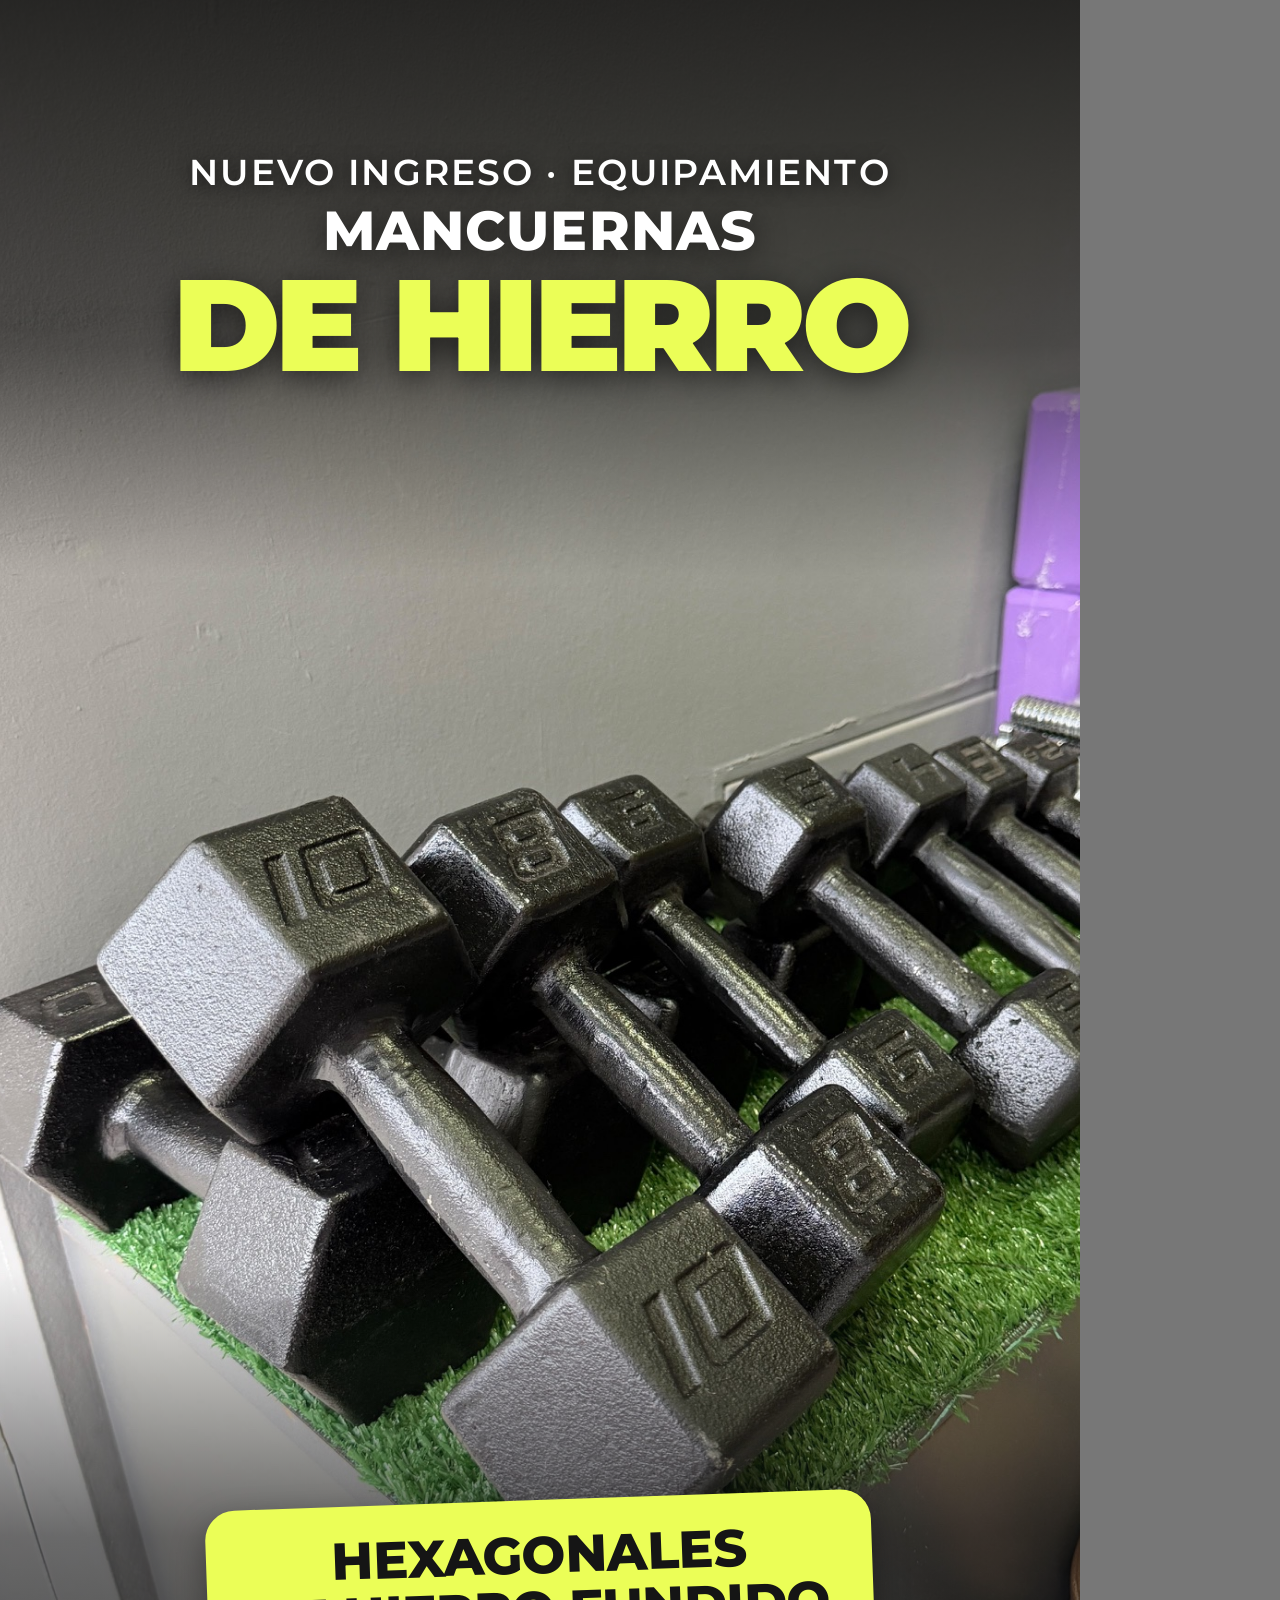
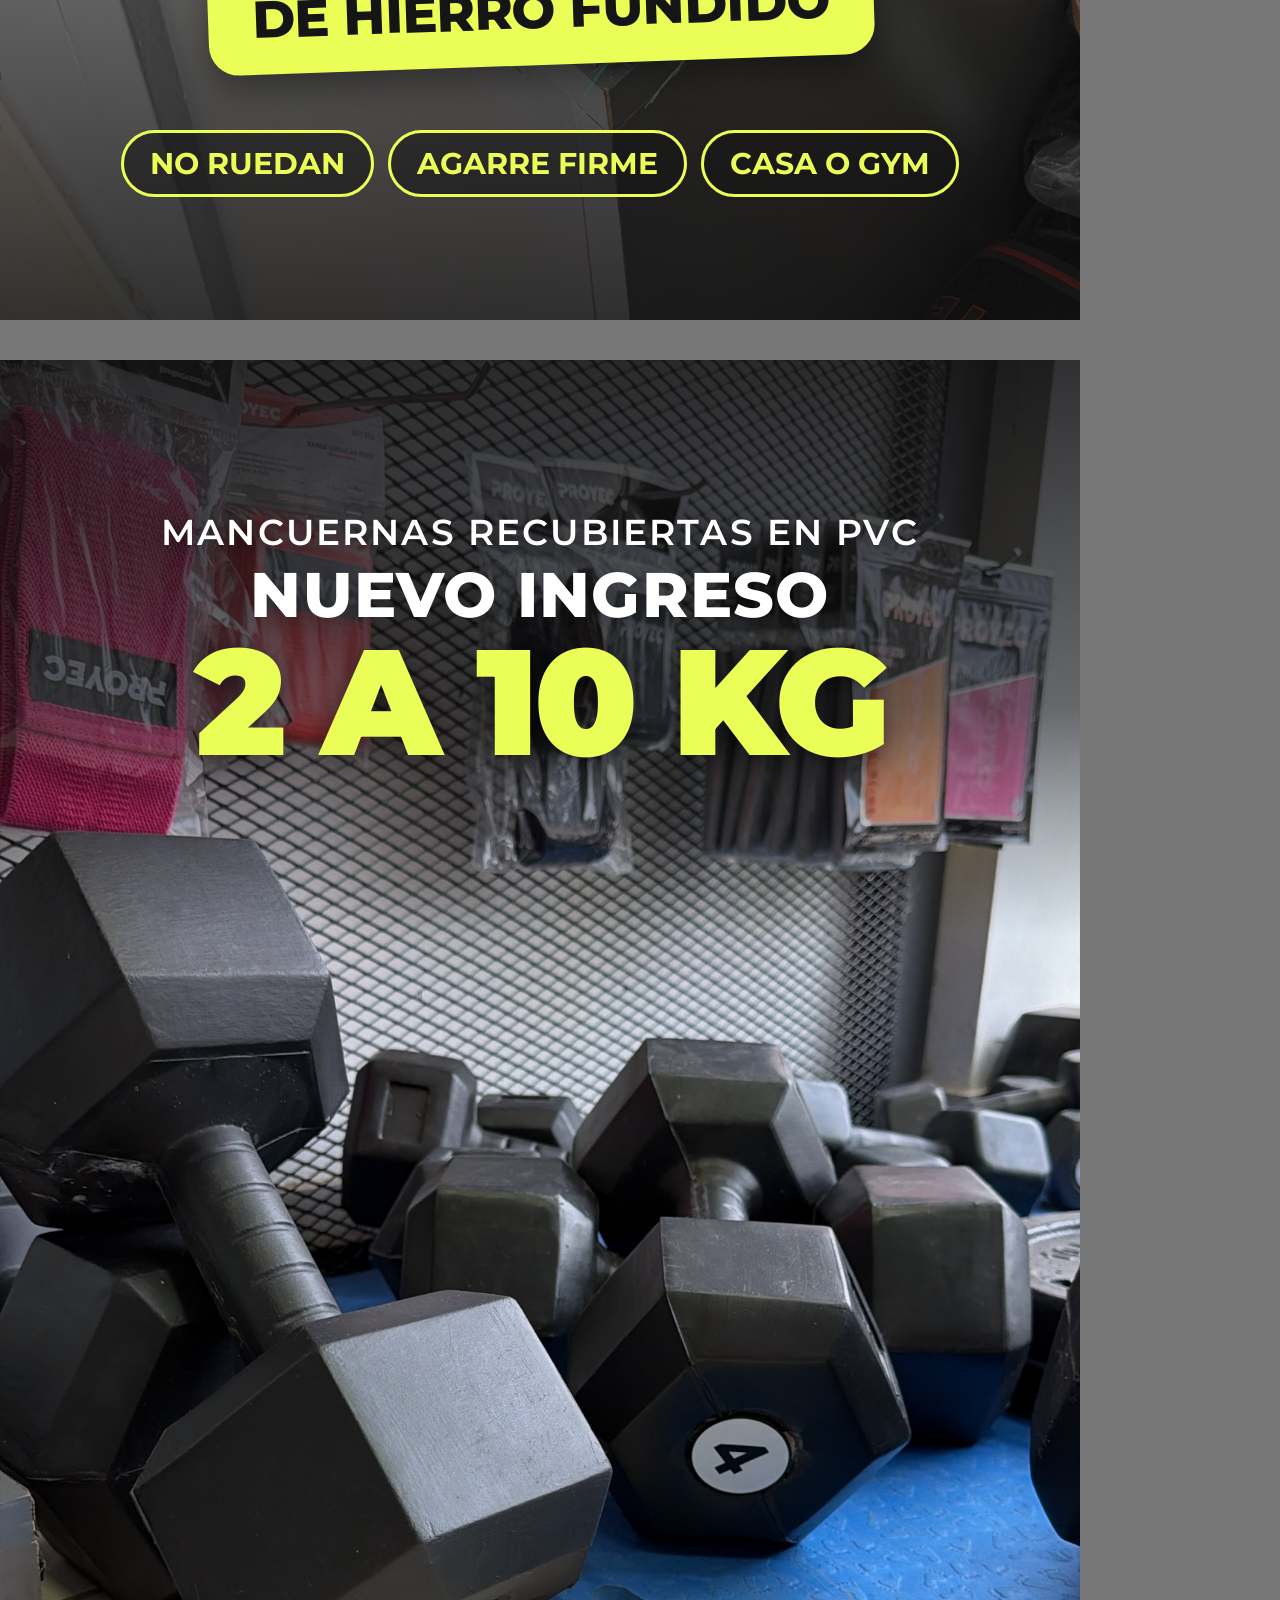
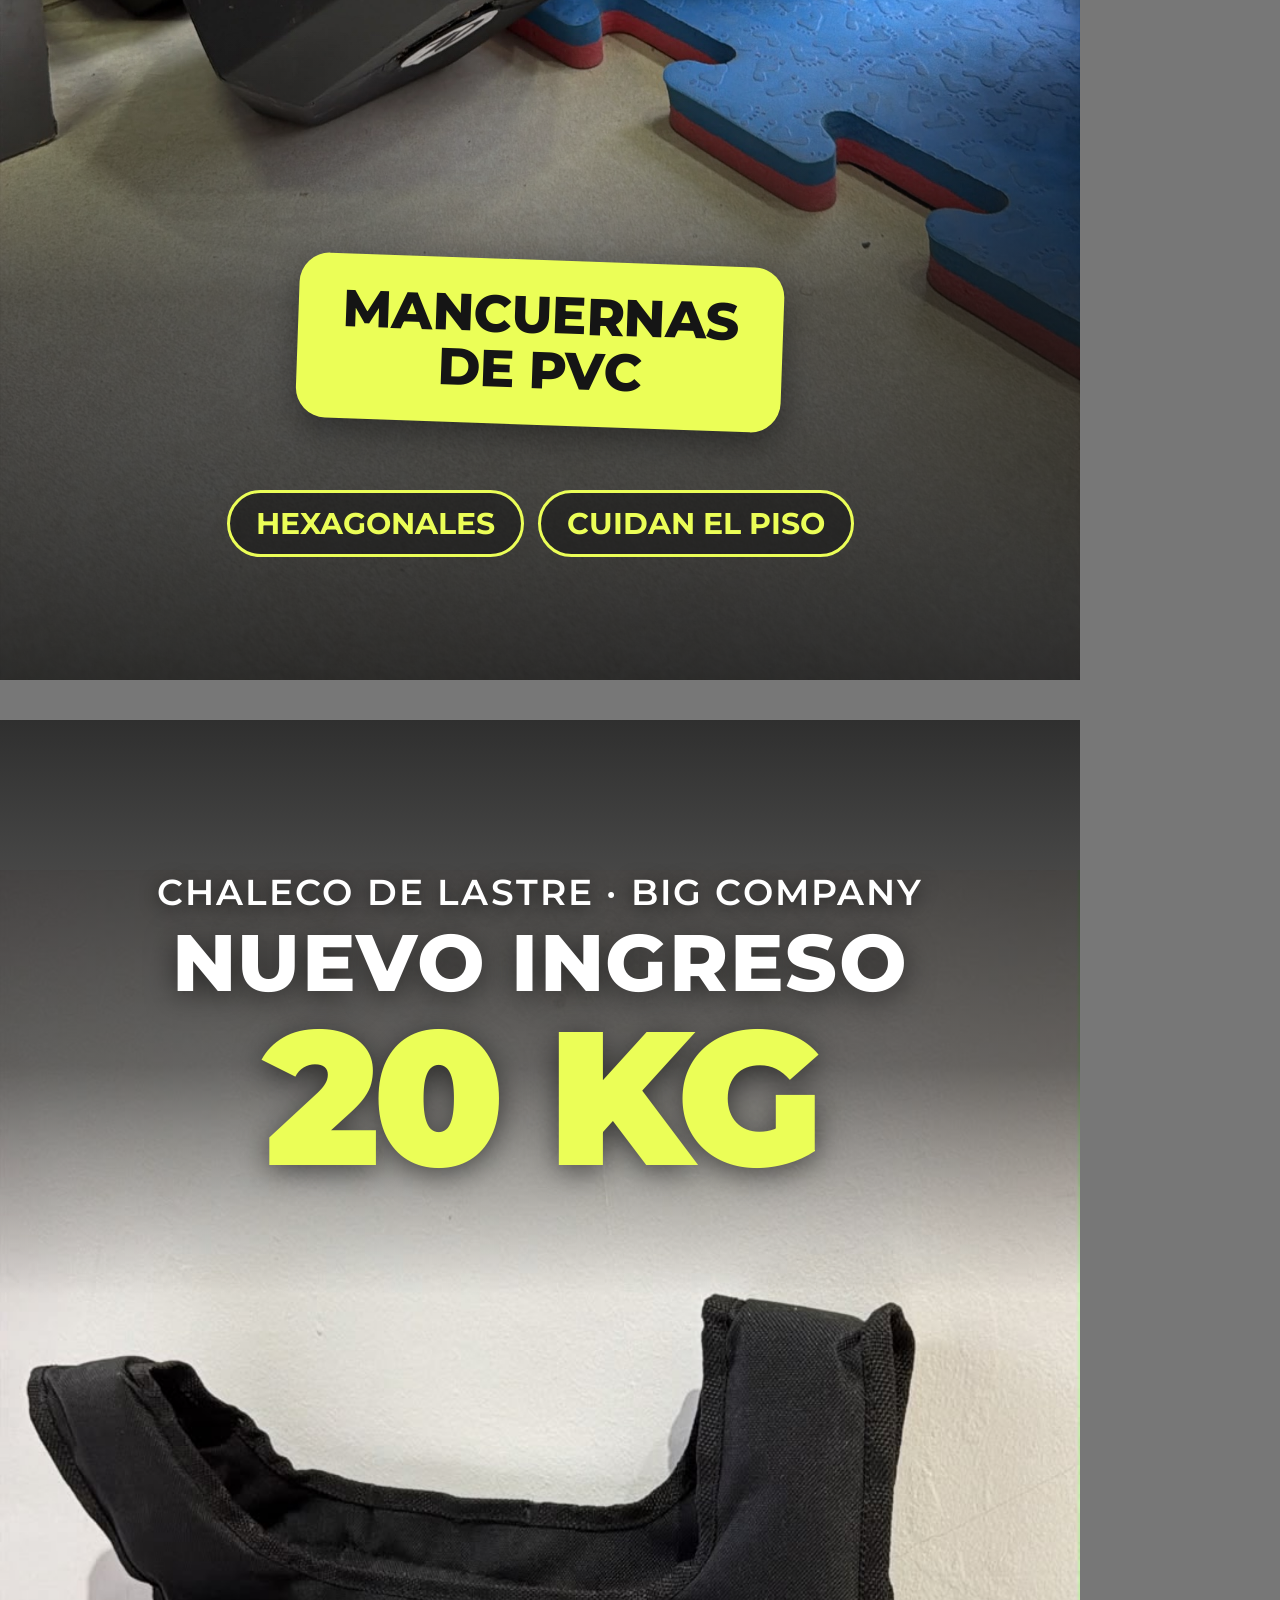
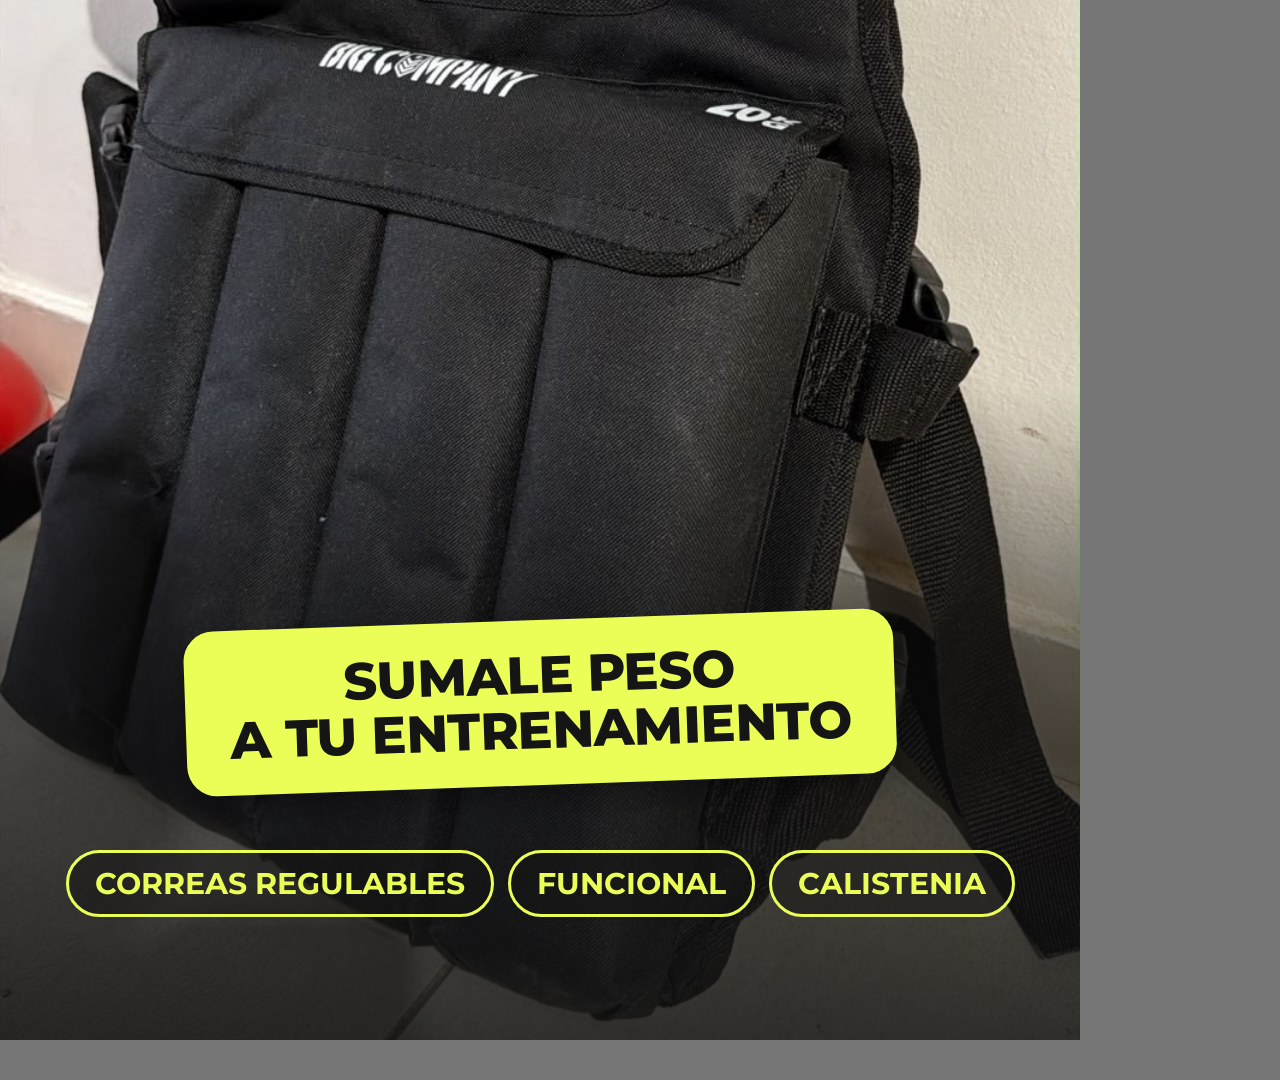
<file: wolf-equipamiento/historias.html>
<!doctype html>
<html lang="es">
<head>
<meta charset="utf-8">
<title>Equipamiento Wolf</title>
<link rel="preconnect" href="https://fonts.googleapis.com">
<link href="https://fonts.googleapis.com/css2?family=Montserrat:wght@300;400;600;700;800;900&display=swap" rel="stylesheet">
<style>
  :root{ --lime:#EBFE57; --ink:#151515; --white:#FFFFFF; }
  *{box-sizing:border-box;margin:0;padding:0}
  body{background:#777;font-family:"Montserrat",sans-serif}
  .story{width:1080px;height:1920px;position:relative;overflow:hidden;background:#2b2a28;margin:0 0 40px;color:var(--white)}

  /* foto completa, nítida */
  .full{position:absolute;inset:0;width:100%;height:100%;object-fit:cover}
  .shade{position:absolute;inset:0;background:linear-gradient(180deg,
      rgba(15,15,15,.85) 0%, rgba(15,15,15,.6) 18%, rgba(15,15,15,0) 30%,
      rgba(15,15,15,0) 66%, rgba(15,15,15,.6) 80%, rgba(15,15,15,.85) 100%)}

  /* cintas */
  .tape{position:absolute;left:-200px;width:1500px;height:96px;background:var(--lime);color:var(--ink);
        font-weight:800;font-size:46px;letter-spacing:.01em;white-space:nowrap;overflow:hidden;display:flex;align-items:center;
        box-shadow:0 10px 26px rgba(0,0,0,.35);z-index:6}
  .tape span{padding-right:34px}

  .h1{position:absolute;left:60px;right:60px;text-align:center;font-weight:800;text-transform:uppercase;letter-spacing:-.025em;line-height:1.02;text-shadow:0 4px 24px rgba(0,0,0,.5);z-index:5}
  .sub{position:absolute;left:60px;right:60px;text-align:center;font-weight:400;font-size:48px;letter-spacing:-.01em;text-shadow:0 3px 18px rgba(0,0,0,.6);z-index:5}
  .box{position:absolute;left:50%;background:var(--lime);color:var(--ink);border-radius:30px;padding:28px 44px;font-weight:800;text-transform:uppercase;text-align:center;line-height:1.05;letter-spacing:-.01em;box-shadow:0 14px 34px rgba(0,0,0,.4);z-index:5;white-space:nowrap}

  .scribble{position:absolute;z-index:4;pointer-events:none}
  .scribble path{fill:none;stroke:#fff;stroke-width:5;stroke-linecap:round}

  .pills{position:absolute;left:40px;right:40px;display:flex;justify-content:center;gap:14px;flex-wrap:wrap;z-index:5}
  .pills span{border:3px solid var(--lime);color:var(--lime);border-radius:999px;padding:12px 26px;font-weight:700;font-size:30px;text-transform:uppercase;background:rgba(20,20,20,.55)}
  .foot{position:absolute;left:60px;right:60px;text-align:center;font-weight:800;font-size:56px;text-transform:uppercase;letter-spacing:-.02em;z-index:5;text-shadow:0 4px 20px rgba(0,0,0,.5)}

  .half{position:absolute;top:0;bottom:0;width:540px;overflow:hidden}
  .half img{position:absolute;top:0;height:100%;width:auto}
  .divider{position:absolute;top:420px;bottom:560px;left:536px;width:8px;background:var(--lime);z-index:4;transform:skewX(-4deg)}
  .poll{position:absolute;left:150px;right:150px;height:230px;border:4px dashed rgba(255,255,255,.75);border-radius:34px;display:flex;align-items:center;justify-content:center;font-weight:600;font-size:28px;color:#fff;text-transform:uppercase;background:rgba(20,20,20,.35);z-index:5}
  .kicker{position:absolute;left:60px;right:60px;text-align:center;font-weight:600;font-size:36px;letter-spacing:.06em;text-transform:uppercase;text-shadow:0 3px 18px rgba(0,0,0,.6);z-index:5}
  .flavor{position:absolute;left:30px;right:30px;text-align:center;font-weight:900;text-transform:uppercase;letter-spacing:-.035em;line-height:.95;color:var(--lime);text-shadow:0 6px 30px rgba(0,0,0,.55);z-index:5}
  .flavor small{display:block;font-size:.42em;color:#fff;letter-spacing:.02em;font-weight:800;margin-bottom:6px}
</style>
</head>
<body>

<section class="story" id="s1" style="background:#2b2a28">
  <img class="full" src="img/hierro.jpg" style="object-position:15% 50%"><div class="shade"></div>
  <div class="kicker" style="top:150px">Nuevo ingreso · Equipamiento</div>
  <div class="flavor" style="top:205px;font-size:130px"><small>Mancuernas</small>De hierro</div>
  <div class="box" style="top:1500px;transform:translateX(-50%) rotate(-2deg);font-size:52px">Hexagonales<br>de hierro fundido</div>
  <div class="pills" style="top:1730px"><span>No ruedan</span><span>Agarre firme</span><span>Casa o gym</span></div>
</section>
<section class="story" id="s2" style="background:#2b2a28">
  <img class="full" src="img/goma.jpg" style="object-position:50% 50%"><div class="shade"></div>
  <div class="kicker" style="top:150px">Mancuernas recubiertas en PVC</div>
  <div class="flavor" style="top:205px;font-size:150px"><small>Nuevo ingreso</small>2 a 10 kg</div>
  <div class="box" style="top:1500px;transform:translateX(-50%) rotate(2deg);font-size:52px">Mancuernas<br>de PVC</div>
  <div class="pills" style="top:1730px"><span>Hexagonales</span><span>Cuidan el piso</span></div>
</section>
<section class="story" id="s3" style="background:#e6e6e4">
  <img src="img/chaleco.jpg" style="position:absolute;left:0;top:150px;width:1080px;height:1920px;object-fit:cover"><div class="shade"></div>
  <div class="kicker" style="top:150px">Chaleco de lastre · Big Company</div>
  <div class="flavor" style="top:205px;font-size:190px"><small>Nuevo ingreso</small>20 kg</div>
  <div class="box" style="top:1500px;transform:translateX(-50%) rotate(-2deg);font-size:52px">Sumale peso<br>a tu entrenamiento</div>
  <div class="pills" style="top:1730px"><span>Correas regulables</span><span>Funcional</span><span>Calistenia</span></div>
</section>
</body>
</html>
</file>
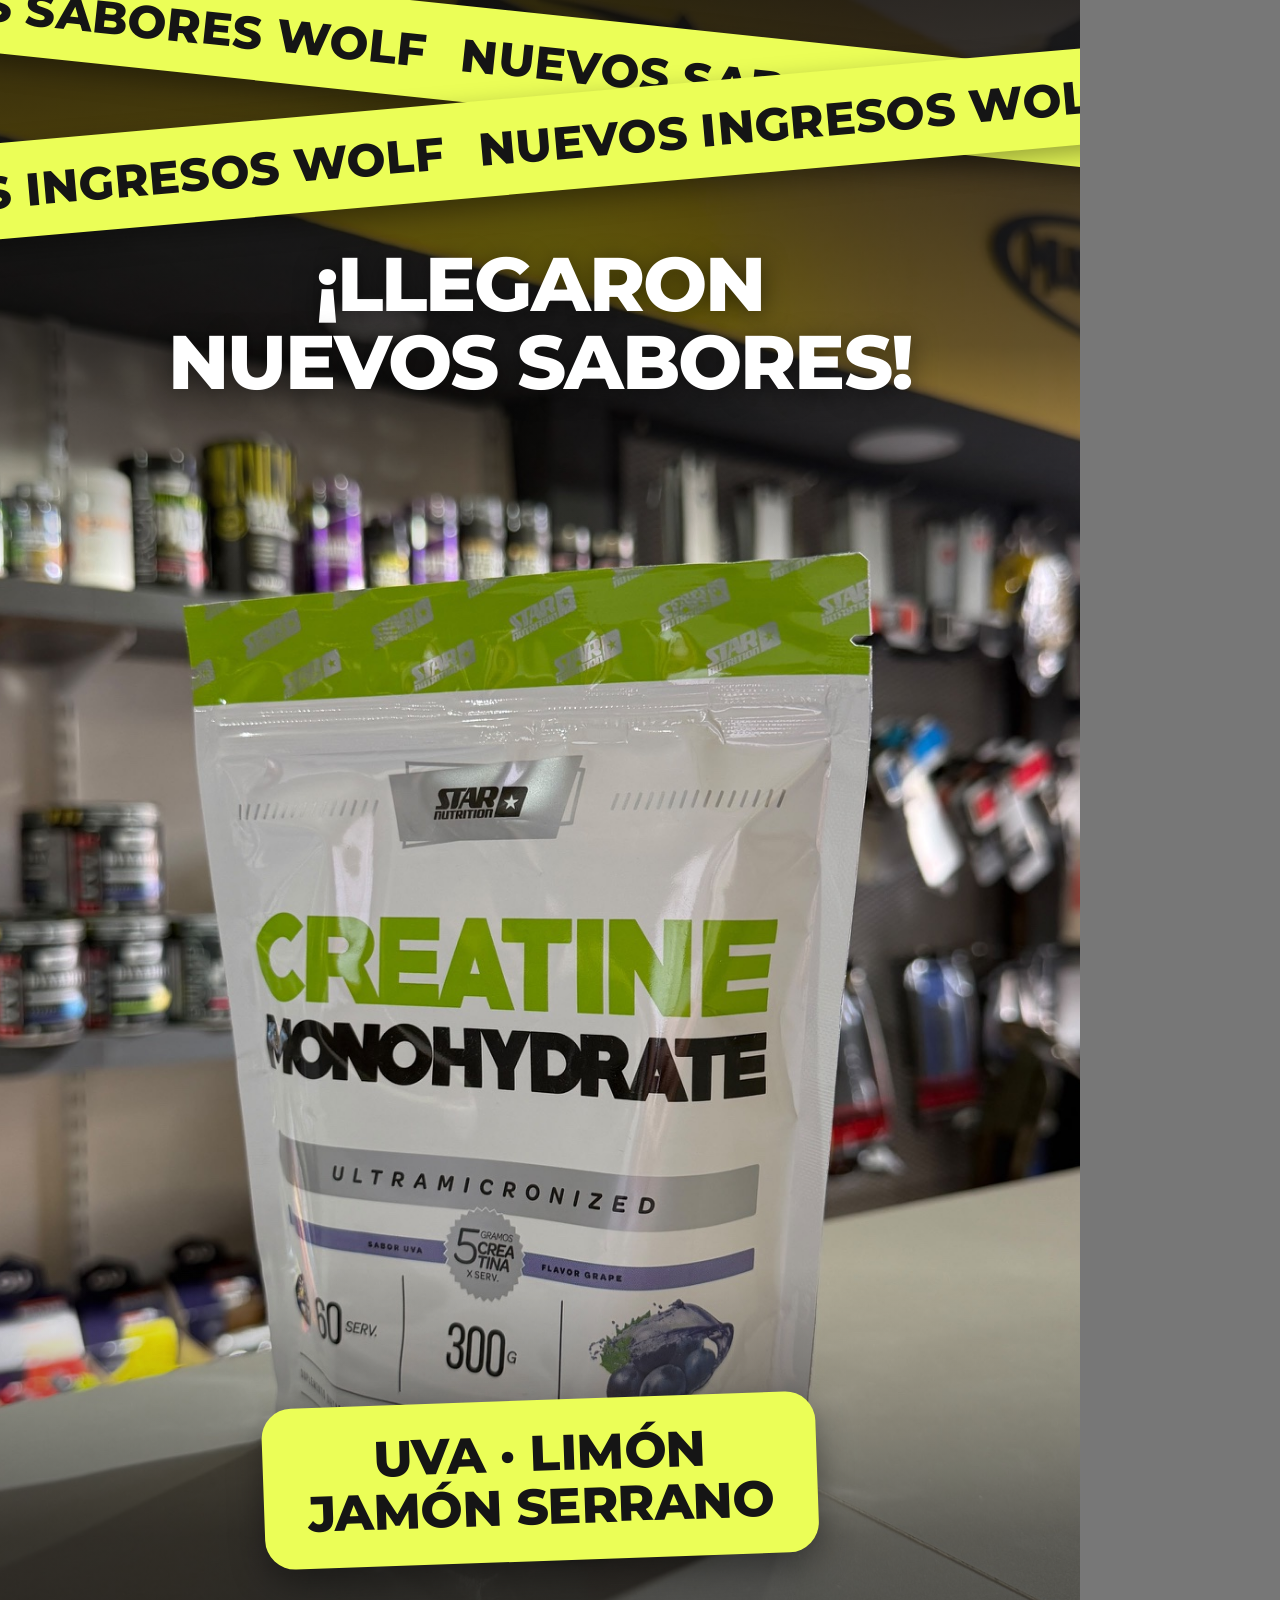
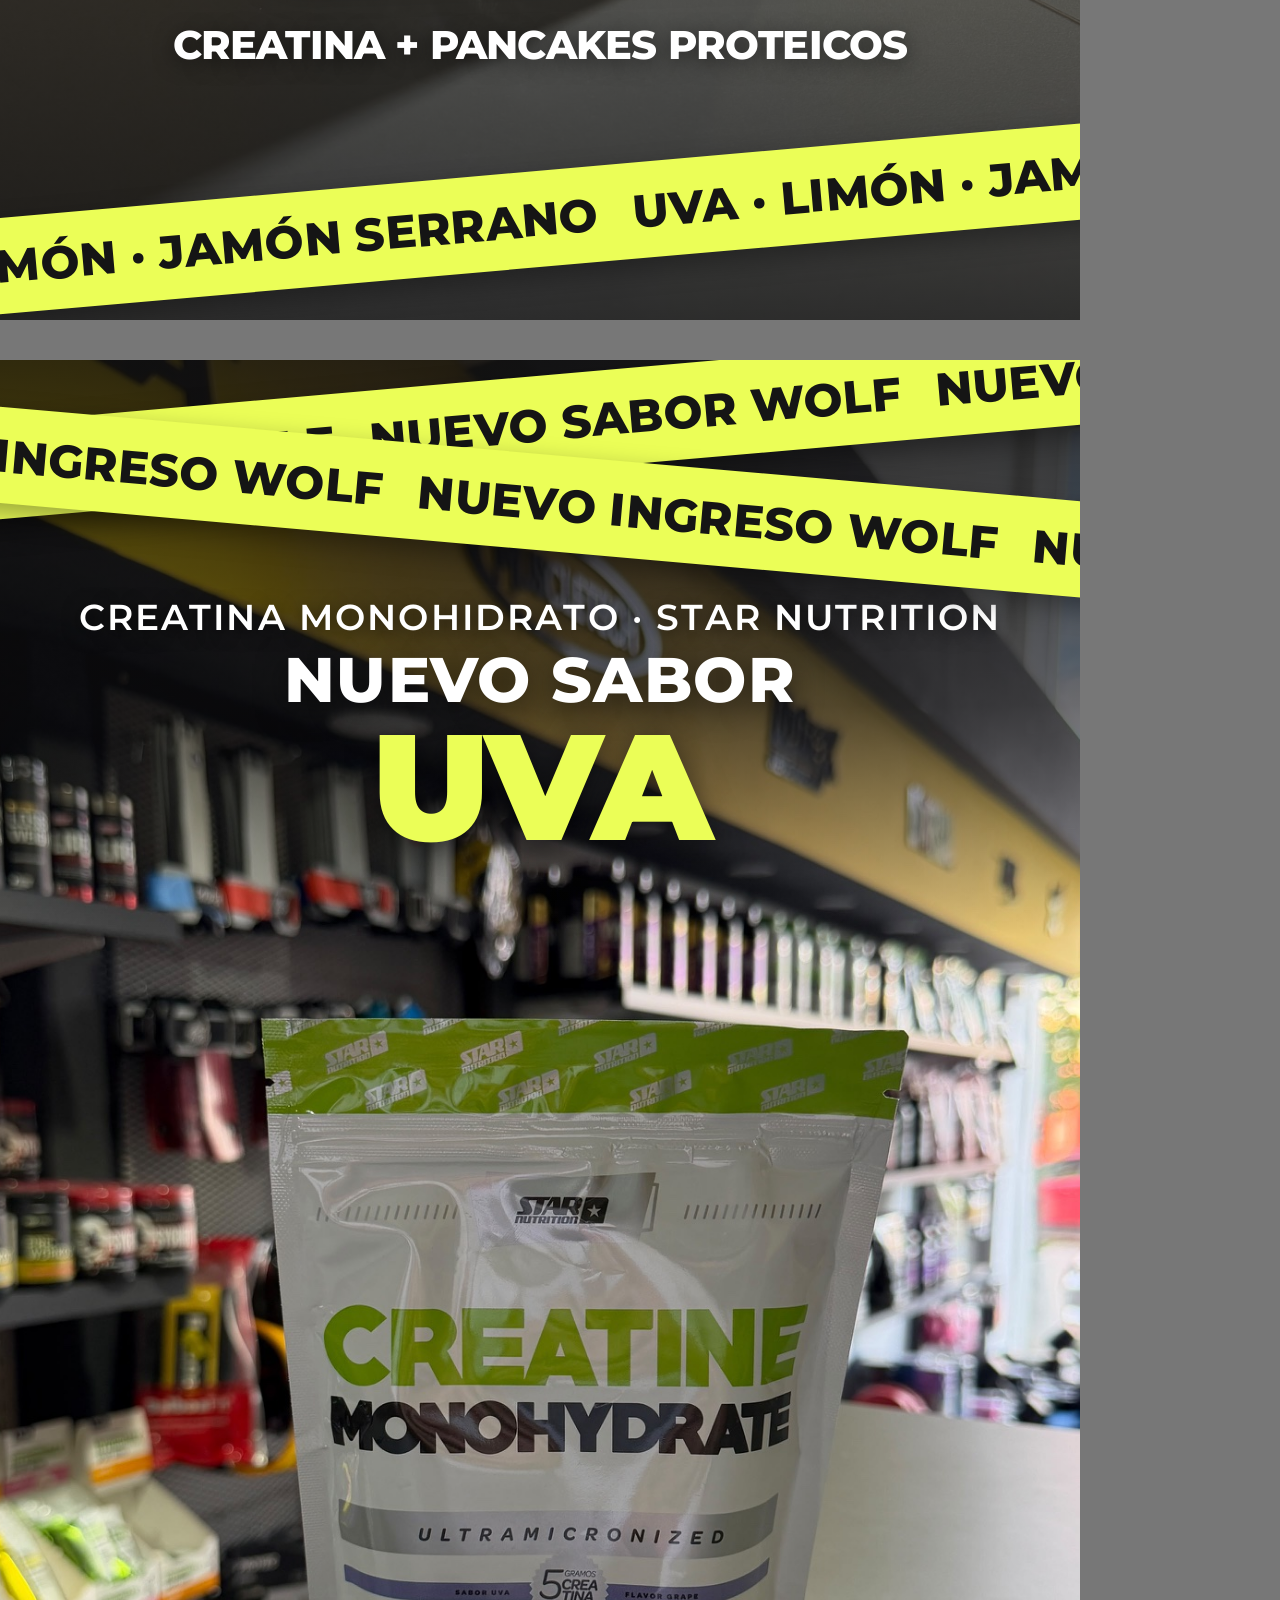
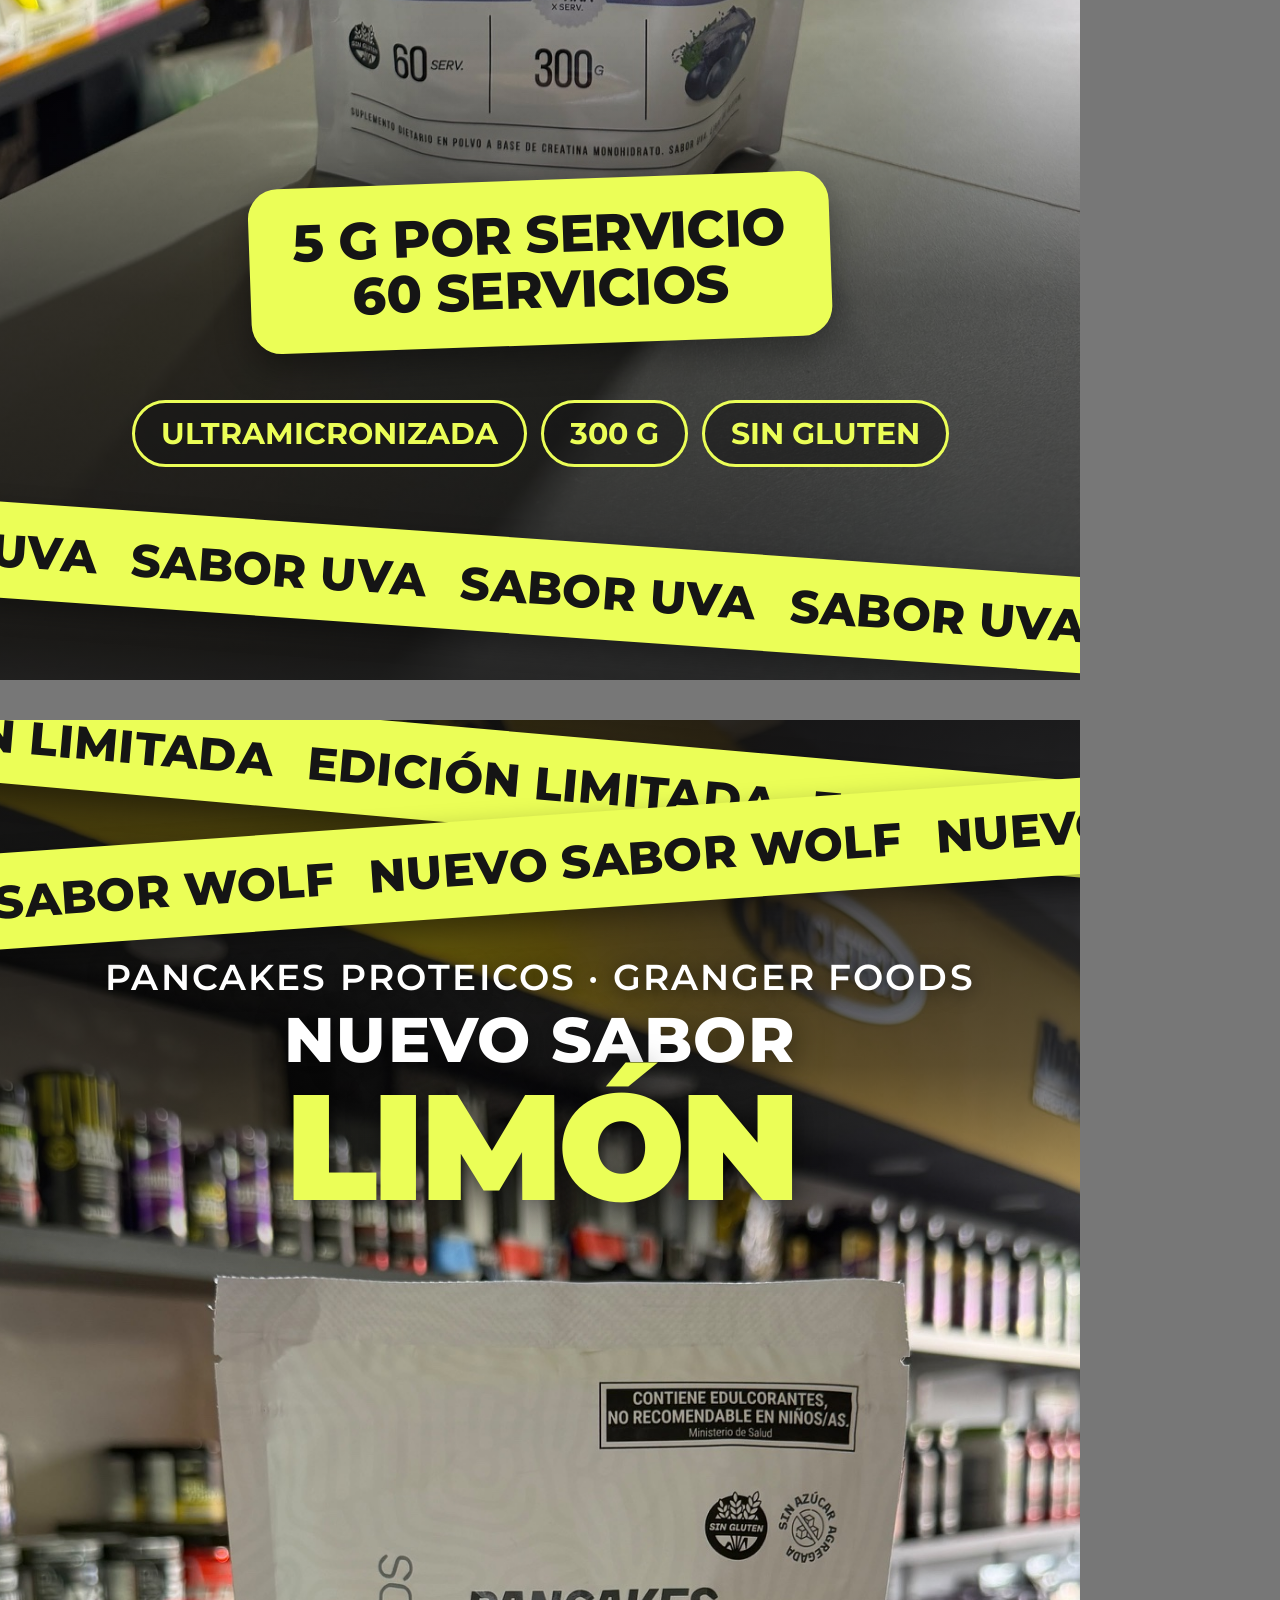
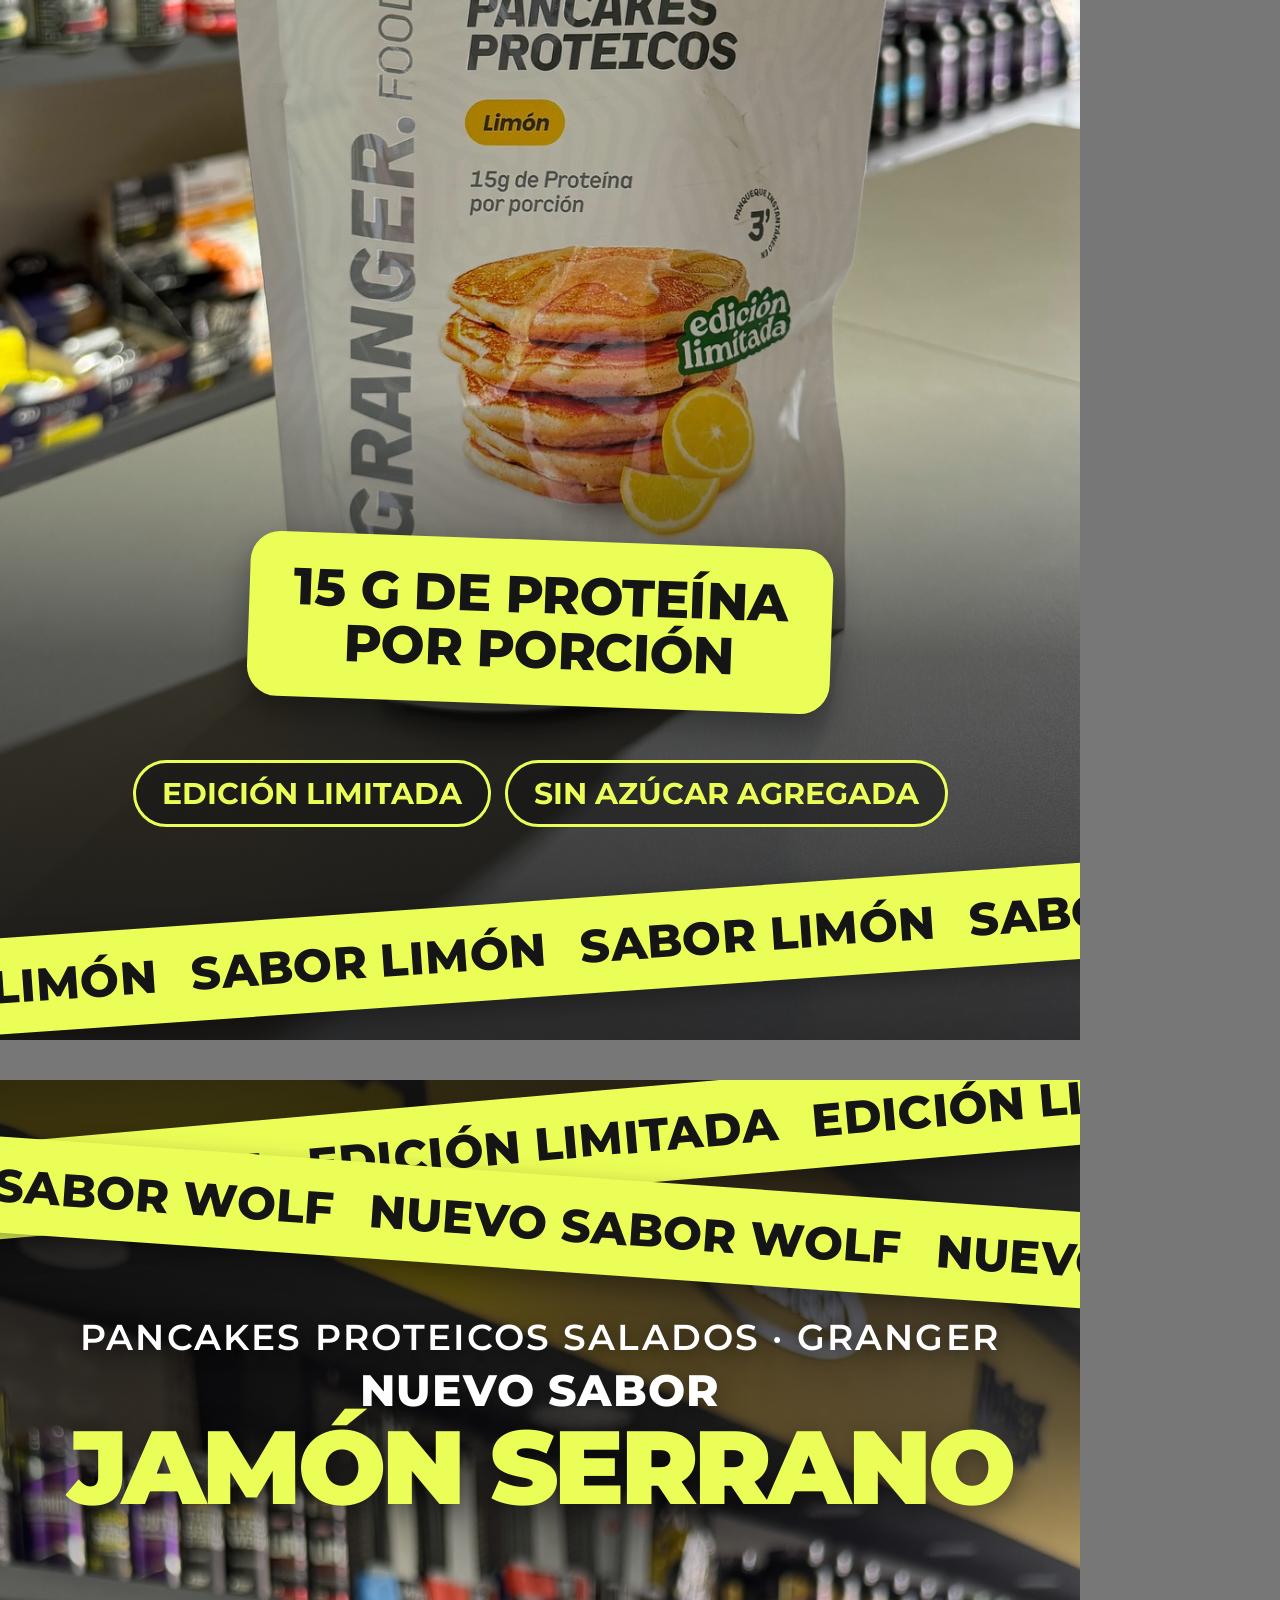
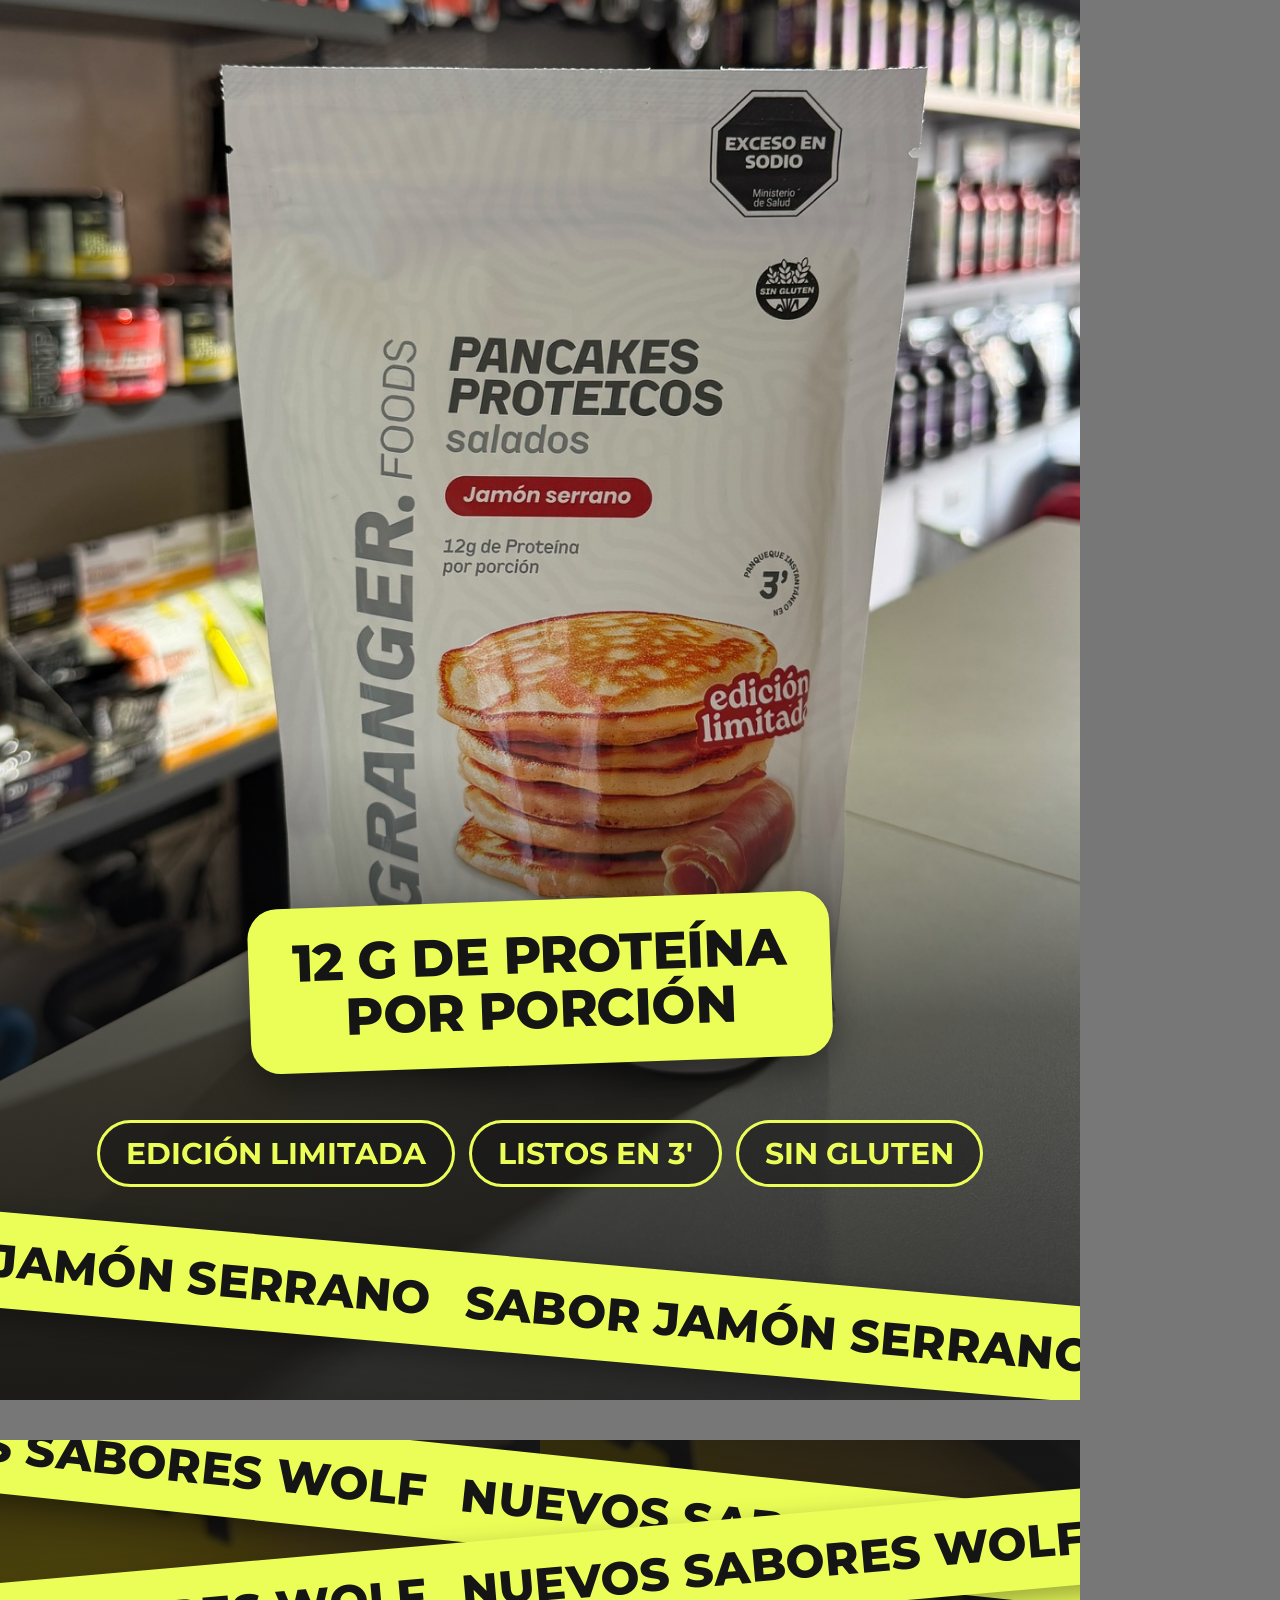
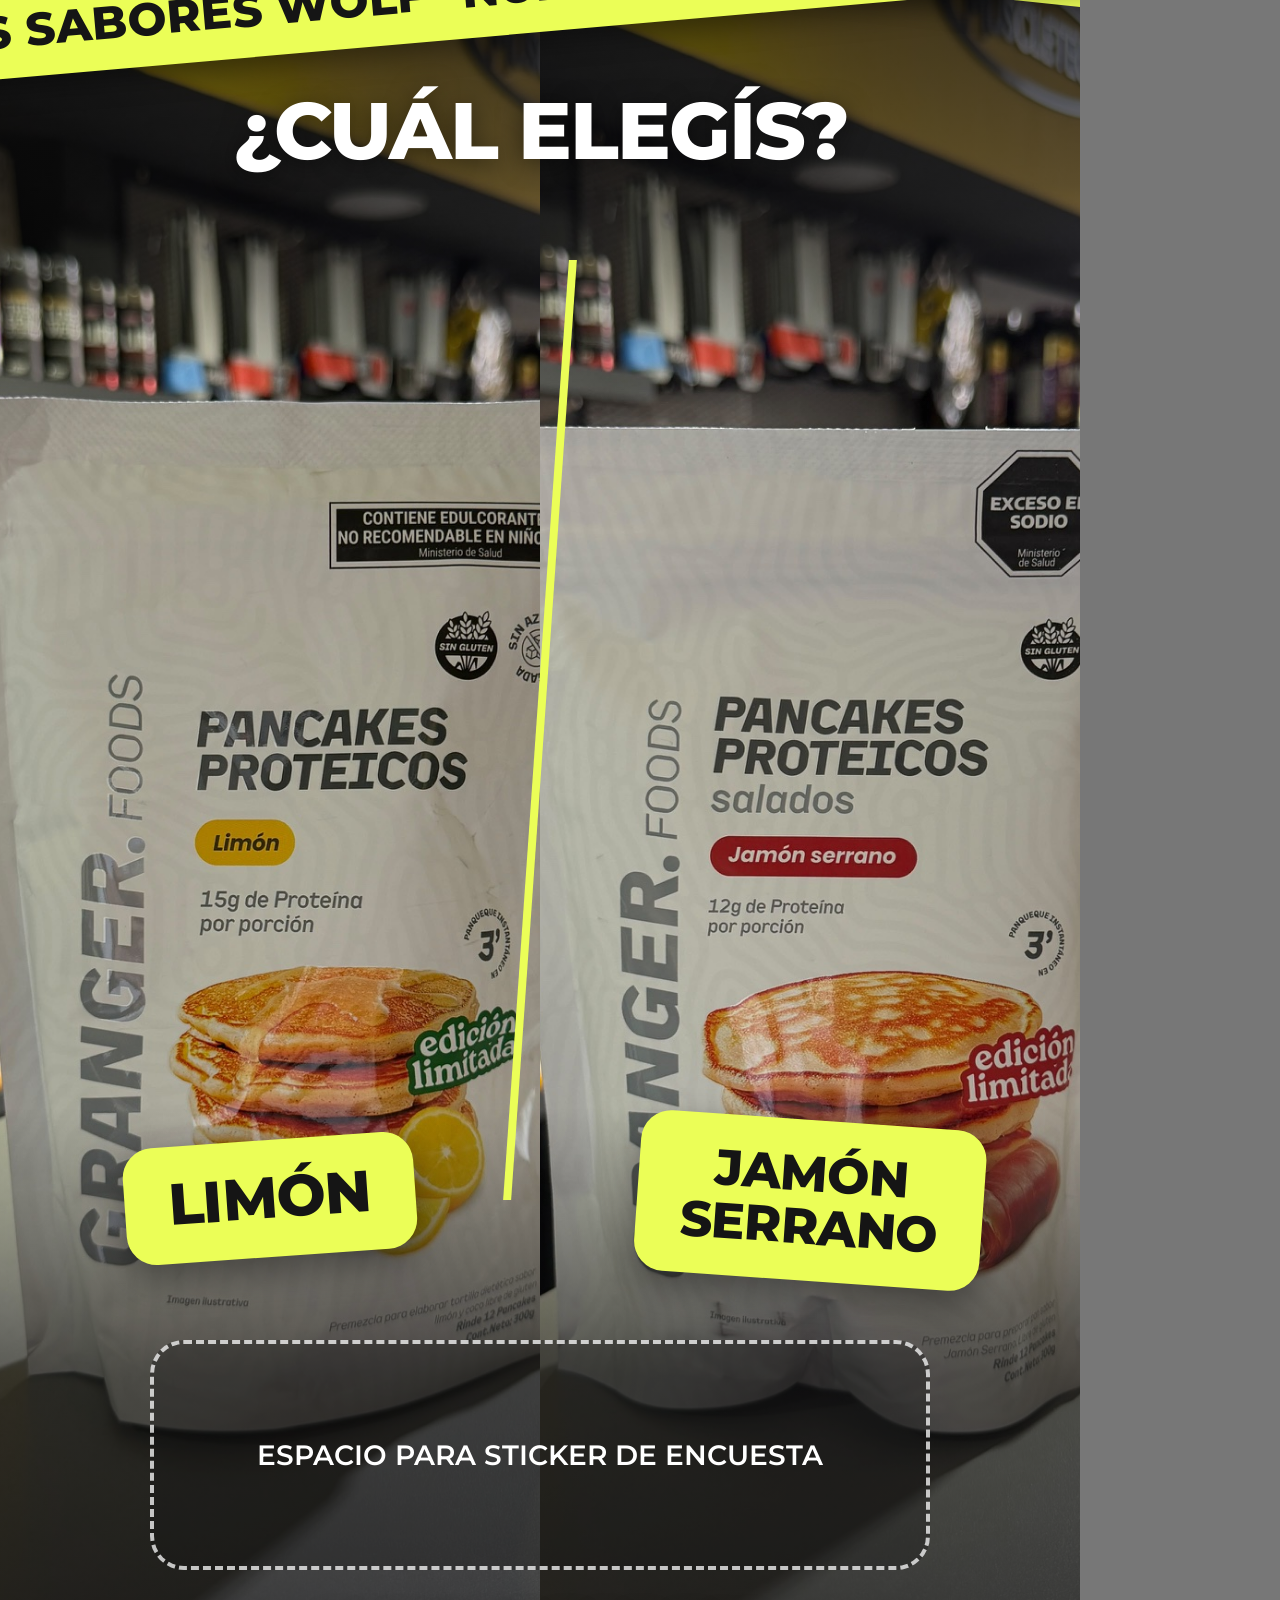
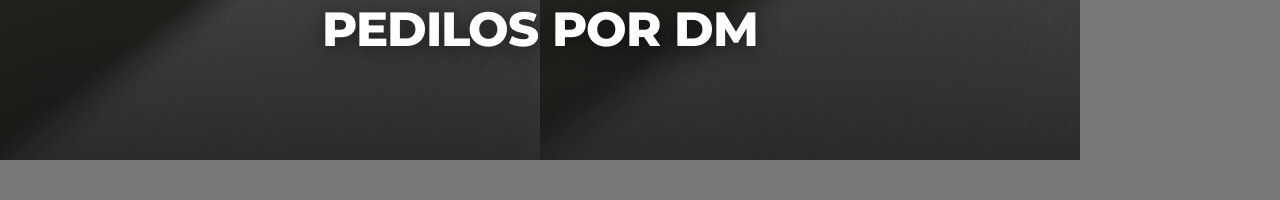
<file: wolf-historias/historias.html>
<!doctype html>
<html lang="es">
<head>
<meta charset="utf-8">
<title>Historias Wolf</title>
<link rel="preconnect" href="https://fonts.googleapis.com">
<link href="https://fonts.googleapis.com/css2?family=Montserrat:wght@300;400;600;700;800;900&display=swap" rel="stylesheet">
<style>
  :root{ --lime:#EBFE57; --ink:#151515; --white:#FFFFFF; }
  *{box-sizing:border-box;margin:0;padding:0}
  body{background:#777;font-family:"Montserrat",sans-serif}
  .story{width:1080px;height:1920px;position:relative;overflow:hidden;background:#2b2a28;margin:0 0 40px;color:var(--white)}

  /* foto completa, nítida */
  .full{position:absolute;inset:0;width:100%;height:100%;object-fit:cover}
  .shade{position:absolute;inset:0;background:linear-gradient(180deg,
      rgba(15,15,15,.85) 0%, rgba(15,15,15,.6) 18%, rgba(15,15,15,0) 30%,
      rgba(15,15,15,0) 66%, rgba(15,15,15,.6) 80%, rgba(15,15,15,.85) 100%)}

  /* cintas */
  .tape{position:absolute;left:-200px;width:1500px;height:96px;background:var(--lime);color:var(--ink);
        font-weight:800;font-size:46px;letter-spacing:.01em;white-space:nowrap;overflow:hidden;display:flex;align-items:center;
        box-shadow:0 10px 26px rgba(0,0,0,.35);z-index:6}
  .tape span{padding-right:34px}

  .h1{position:absolute;left:60px;right:60px;text-align:center;font-weight:800;text-transform:uppercase;letter-spacing:-.025em;line-height:1.02;text-shadow:0 4px 24px rgba(0,0,0,.5);z-index:5}
  .sub{position:absolute;left:60px;right:60px;text-align:center;font-weight:400;font-size:48px;letter-spacing:-.01em;text-shadow:0 3px 18px rgba(0,0,0,.6);z-index:5}
  .box{position:absolute;left:50%;background:var(--lime);color:var(--ink);border-radius:30px;padding:28px 44px;font-weight:800;text-transform:uppercase;text-align:center;line-height:1.05;letter-spacing:-.01em;box-shadow:0 14px 34px rgba(0,0,0,.4);z-index:5;white-space:nowrap}

  .scribble{position:absolute;z-index:4;pointer-events:none}
  .scribble path{fill:none;stroke:#fff;stroke-width:5;stroke-linecap:round}

  .pills{position:absolute;left:40px;right:40px;display:flex;justify-content:center;gap:14px;flex-wrap:wrap;z-index:5}
  .pills span{border:3px solid var(--lime);color:var(--lime);border-radius:999px;padding:12px 26px;font-weight:700;font-size:30px;text-transform:uppercase;background:rgba(20,20,20,.55)}
  .foot{position:absolute;left:60px;right:60px;text-align:center;font-weight:800;font-size:56px;text-transform:uppercase;letter-spacing:-.02em;z-index:5;text-shadow:0 4px 20px rgba(0,0,0,.5)}

  .half{position:absolute;top:0;bottom:0;width:540px;overflow:hidden}
  .half img{position:absolute;top:0;height:100%;width:auto}
  .divider{position:absolute;top:420px;bottom:560px;left:536px;width:8px;background:var(--lime);z-index:4;transform:skewX(-4deg)}
  .poll{position:absolute;left:150px;right:150px;height:230px;border:4px dashed rgba(255,255,255,.75);border-radius:34px;display:flex;align-items:center;justify-content:center;font-weight:600;font-size:28px;color:#fff;text-transform:uppercase;background:rgba(20,20,20,.35);z-index:5}
  .kicker{position:absolute;left:60px;right:60px;text-align:center;font-weight:600;font-size:36px;letter-spacing:.06em;text-transform:uppercase;text-shadow:0 3px 18px rgba(0,0,0,.6);z-index:5}
  .flavor{position:absolute;left:30px;right:30px;text-align:center;font-weight:900;text-transform:uppercase;letter-spacing:-.035em;line-height:.95;color:var(--lime);text-shadow:0 6px 30px rgba(0,0,0,.55);z-index:5}
  .flavor small{display:block;font-size:.42em;color:#fff;letter-spacing:.02em;font-weight:800;margin-bottom:6px}
</style>
</head>
<body>

<section class="story" id="s1">
  <img class="full" src="img/creatina2.jpg" style="object-position:50% 70%"><div class="shade"></div>
  <div class="tape" style="top:15px;transform:rotate(6deg)"><span>NUEVOS SABORES WOLF</span><span>NUEVOS SABORES WOLF</span><span>NUEVOS SABORES WOLF</span><span>NUEVOS SABORES WOLF</span></div>
  <div class="tape" style="top:95px;transform:rotate(-5deg)"><span>NUEVOS INGRESOS WOLF</span><span>NUEVOS INGRESOS WOLF</span><span>NUEVOS INGRESOS WOLF</span><span>NUEVOS INGRESOS WOLF</span></div>
  <div class="h1" style="top:245px;font-size:76px">¡Llegaron<br>nuevos sabores!</div>
  <div class="box" style="top:1400px;transform:translateX(-50%) rotate(-2deg);font-size:50px">Uva · Limón<br>Jamón serrano</div>
  <div class="foot" style="top:1620px;font-size:40px">Creatina + pancakes proteicos</div>
  <div class="tape" style="top:1770px;transform:rotate(-5deg)"><span>UVA · LIMÓN · JAMÓN SERRANO</span><span>UVA · LIMÓN · JAMÓN SERRANO</span><span>UVA · LIMÓN · JAMÓN SERRANO</span></div>
</section>
<section class="story" id="s2">
  <img class="full" src="img/creatina1.jpg" style="object-position:50% 75%"><div class="shade"></div>
  <div class="tape" style="top:15px;transform:rotate(-5deg)"><span>NUEVO SABOR WOLF</span><span>NUEVO SABOR WOLF</span><span>NUEVO SABOR WOLF</span><span>NUEVO SABOR WOLF</span><span>NUEVO SABOR WOLF</span></div>
  <div class="tape" style="top:95px;transform:rotate(5deg)"><span>NUEVO INGRESO WOLF</span><span>NUEVO INGRESO WOLF</span><span>NUEVO INGRESO WOLF</span><span>NUEVO INGRESO WOLF</span><span>NUEVO INGRESO WOLF</span></div>
  <div class="kicker" style="top:235px">Creatina monohidrato · Star Nutrition</div>
  <div class="flavor" style="top:290px;font-size:150px"><small>Nuevo sabor</small>Uva</div>
  <div class="box" style="top:1420px;transform:translateX(-50%) rotate(-2deg);font-size:52px">5 g por servicio<br>60 servicios</div>
  <div class="pills" style="top:1640px"><span>Ultramicronizada</span><span>300 g</span><span>Sin gluten</span></div>
  <div class="tape" style="top:1780px;transform:rotate(4deg)"><span>SABOR UVA</span><span>SABOR UVA</span><span>SABOR UVA</span><span>SABOR UVA</span><span>SABOR UVA</span></div>
</section>
<section class="story" id="s3">
  <img class="full" src="img/limon.jpg" style="object-position:50% 70%"><div class="shade"></div>
  <div class="tape" style="top:15px;transform:rotate(5deg)"><span>EDICIÓN LIMITADA</span><span>EDICIÓN LIMITADA</span><span>EDICIÓN LIMITADA</span><span>EDICIÓN LIMITADA</span><span>EDICIÓN LIMITADA</span></div>
  <div class="tape" style="top:95px;transform:rotate(-4deg)"><span>NUEVO SABOR WOLF</span><span>NUEVO SABOR WOLF</span><span>NUEVO SABOR WOLF</span><span>NUEVO SABOR WOLF</span><span>NUEVO SABOR WOLF</span></div>
  <div class="kicker" style="top:235px">Pancakes proteicos · Granger Foods</div>
  <div class="flavor" style="top:290px;font-size:150px"><small>Nuevo sabor</small>Limón</div>
  <div class="box" style="top:1420px;transform:translateX(-50%) rotate(2deg);font-size:52px">15 g de proteína<br>por porción</div>
  <div class="pills" style="top:1640px"><span>Edición limitada</span><span>Sin azúcar agregada</span></div>
  <div class="tape" style="top:1780px;transform:rotate(-4deg)"><span>SABOR LIMÓN</span><span>SABOR LIMÓN</span><span>SABOR LIMÓN</span><span>SABOR LIMÓN</span><span>SABOR LIMÓN</span></div>
</section>
<section class="story" id="s4">
  <img class="full" src="img/jamon.jpg" style="object-position:50% 70%"><div class="shade"></div>
  <div class="tape" style="top:15px;transform:rotate(-5deg)"><span>EDICIÓN LIMITADA</span><span>EDICIÓN LIMITADA</span><span>EDICIÓN LIMITADA</span><span>EDICIÓN LIMITADA</span><span>EDICIÓN LIMITADA</span></div>
  <div class="tape" style="top:95px;transform:rotate(4deg)"><span>NUEVO SABOR WOLF</span><span>NUEVO SABOR WOLF</span><span>NUEVO SABOR WOLF</span><span>NUEVO SABOR WOLF</span><span>NUEVO SABOR WOLF</span></div>
  <div class="kicker" style="top:235px">Pancakes proteicos salados · Granger</div>
  <div class="flavor" style="top:290px;font-size:104px"><small>Nuevo sabor</small>Jamón serrano</div>
  <div class="box" style="top:1420px;transform:translateX(-50%) rotate(-2deg);font-size:52px">12 g de proteína<br>por porción</div>
  <div class="pills" style="top:1640px"><span>Edición limitada</span><span>Listos en 3'</span><span>Sin gluten</span></div>
  <div class="tape" style="top:1780px;transform:rotate(5deg)"><span>SABOR JAMÓN SERRANO</span><span>SABOR JAMÓN SERRANO</span><span>SABOR JAMÓN SERRANO</span><span>SABOR JAMÓN SERRANO</span><span>SABOR JAMÓN SERRANO</span></div>
</section>
<section class="story" id="s5">
  <div class="half" style="left:0"><img src="img/limon.jpg" style="left:-450px"></div>
  <div class="half" style="left:540px"><img src="img/jamon.jpg" style="left:-455px"></div>
  <div class="divider"></div>
  <div class="shade"></div>
  <div class="tape" style="top:15px;transform:rotate(6deg)"><span>NUEVOS SABORES WOLF</span><span>NUEVOS SABORES WOLF</span><span>NUEVOS SABORES WOLF</span><span>NUEVOS SABORES WOLF</span></div>
  <div class="tape" style="top:95px;transform:rotate(-5deg)"><span>NUEVOS SABORES WOLF</span><span>NUEVOS SABORES WOLF</span><span>NUEVOS SABORES WOLF</span><span>NUEVOS SABORES WOLF</span></div>
  <div class="h1" style="top:250px;font-size:80px">¿Cuál elegís?</div>
  <div class="box" style="left:270px;top:1300px;transform:translateX(-50%) rotate(-4deg);font-size:58px">Limón</div>
  <div class="box" style="left:810px;top:1280px;transform:translateX(-50%) rotate(4deg);font-size:50px">Jamón<br>serrano</div>
  <div class="poll" style="top:1500px">Espacio para sticker de encuesta</div>
  <div class="foot" style="top:1760px;font-size:48px">Pedilos por DM</div>
</section>
</body>
</html>
</file>
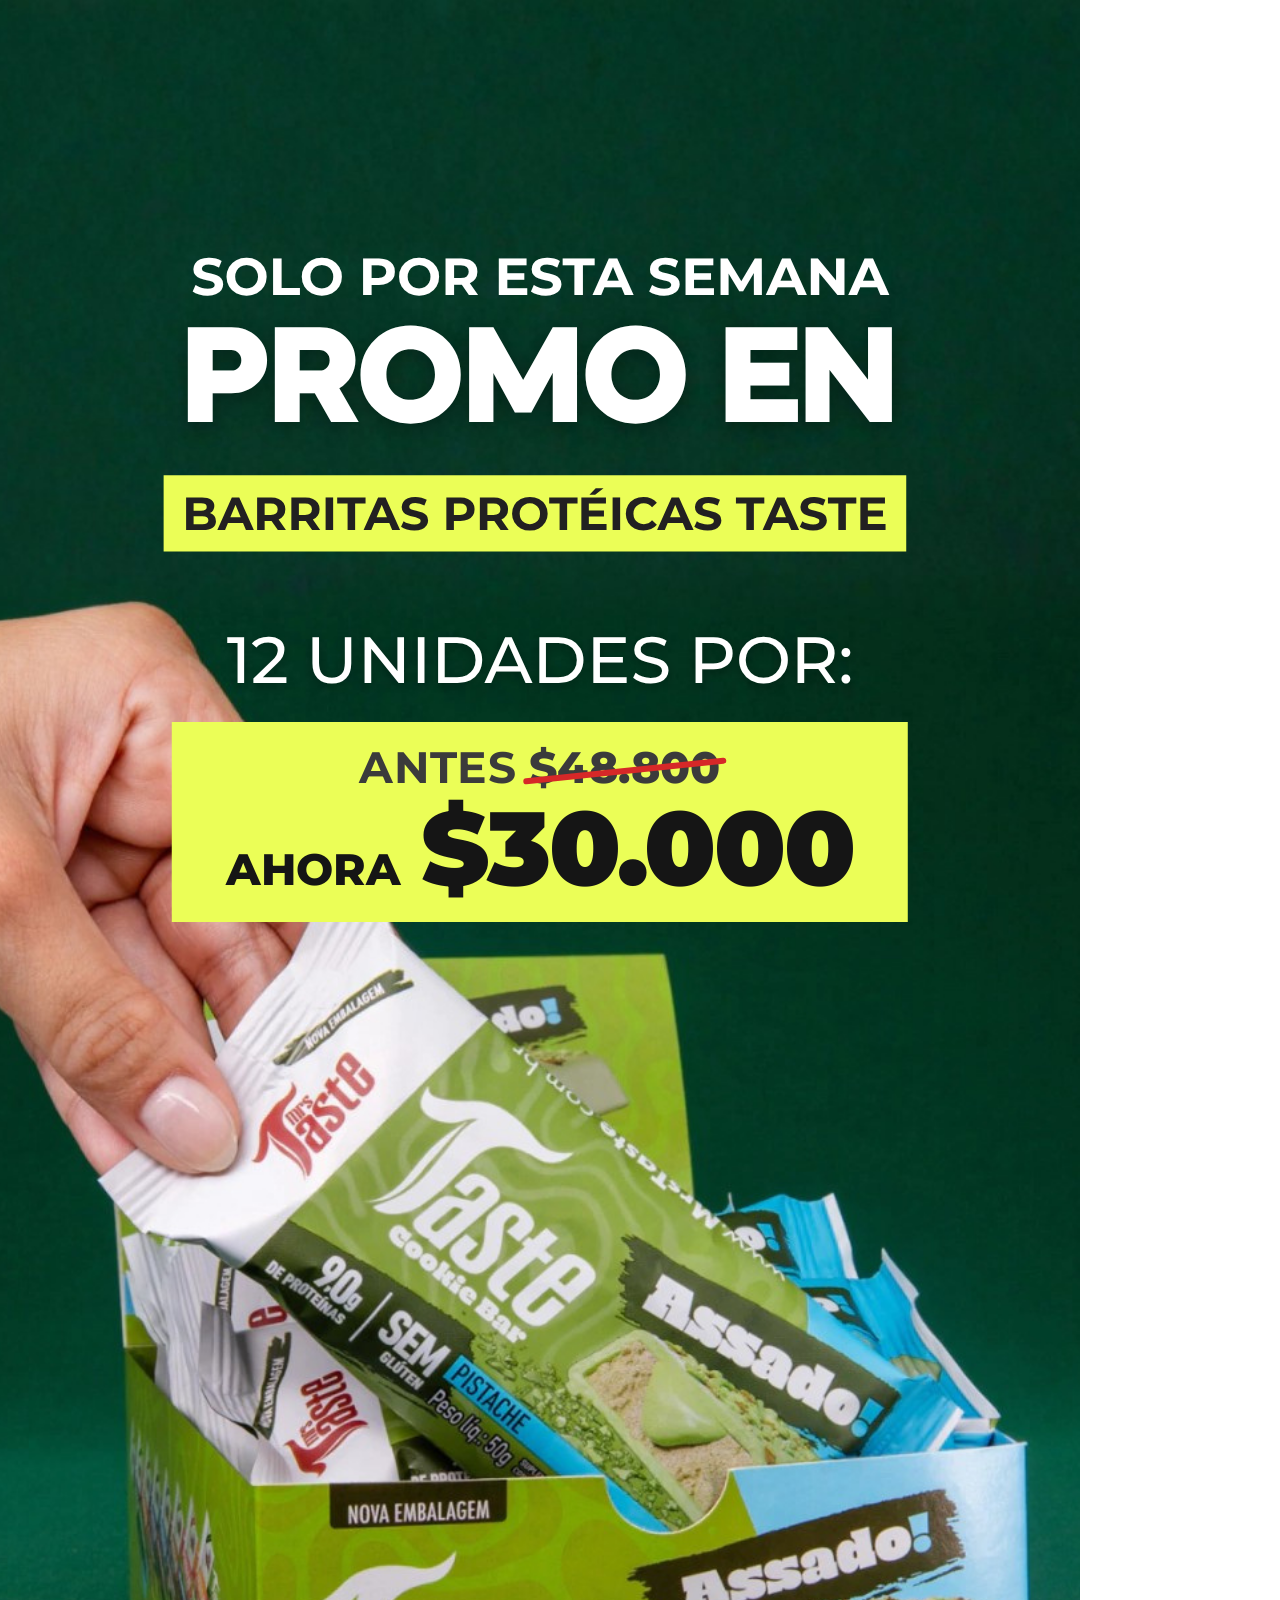
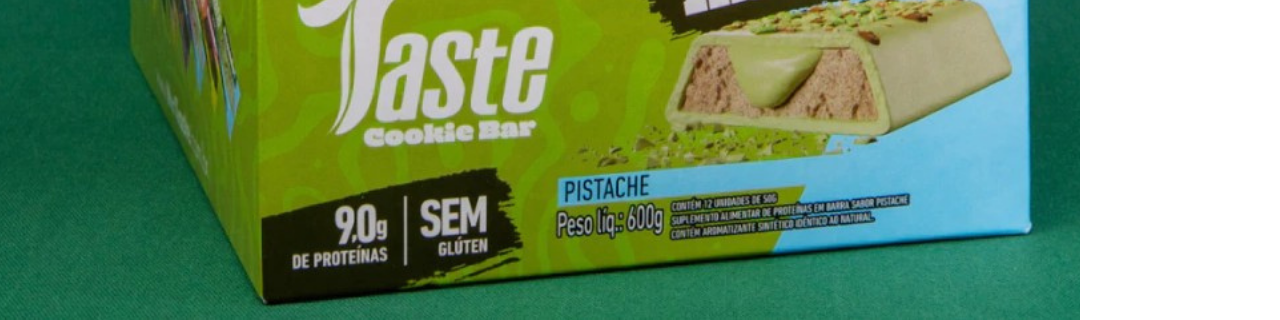
<file: wolf-promo-taste/promo.html>
<!doctype html><html lang="es"><head><meta charset="utf-8"><title>Promo Taste</title>
<link href="https://fonts.googleapis.com/css2?family=Montserrat:wght@500;700;800;900&display=swap" rel="stylesheet">
<style>
*{margin:0;padding:0;box-sizing:border-box}
#s{width:1080px;height:1920px;position:relative;background:url(original.png) 0 0/1080px 1920px;font-family:Montserrat,sans-serif}
.box{position:absolute;left:50%;top:722px;transform:translateX(-50%);background:#EBFE57;color:#151515;padding:18px 54px 22px;text-align:center;white-space:nowrap}
.antes{font-size:44px;font-weight:700;color:#3b3b3b;letter-spacing:.01em}
.antes s{text-decoration:none;position:relative;font-weight:800}
.antes s::after{content:"";position:absolute;left:-6px;right:-6px;top:52%;height:6px;background:#d62828;transform:rotate(-6deg);border-radius:3px}
.ahora{display:flex;align-items:baseline;justify-content:center;gap:20px;margin-top:2px}
.ahora small{font-size:44px;font-weight:800}
.ahora b{font-size:104px;font-weight:900;letter-spacing:-.02em;line-height:1}
</style></head><body>
<div id="s"><div class="box"><div class="antes">ANTES <s>$48.800</s></div><div class="ahora"><small>AHORA</small><b>$30.000</b></div></div></div>
</body></html>
</file>
